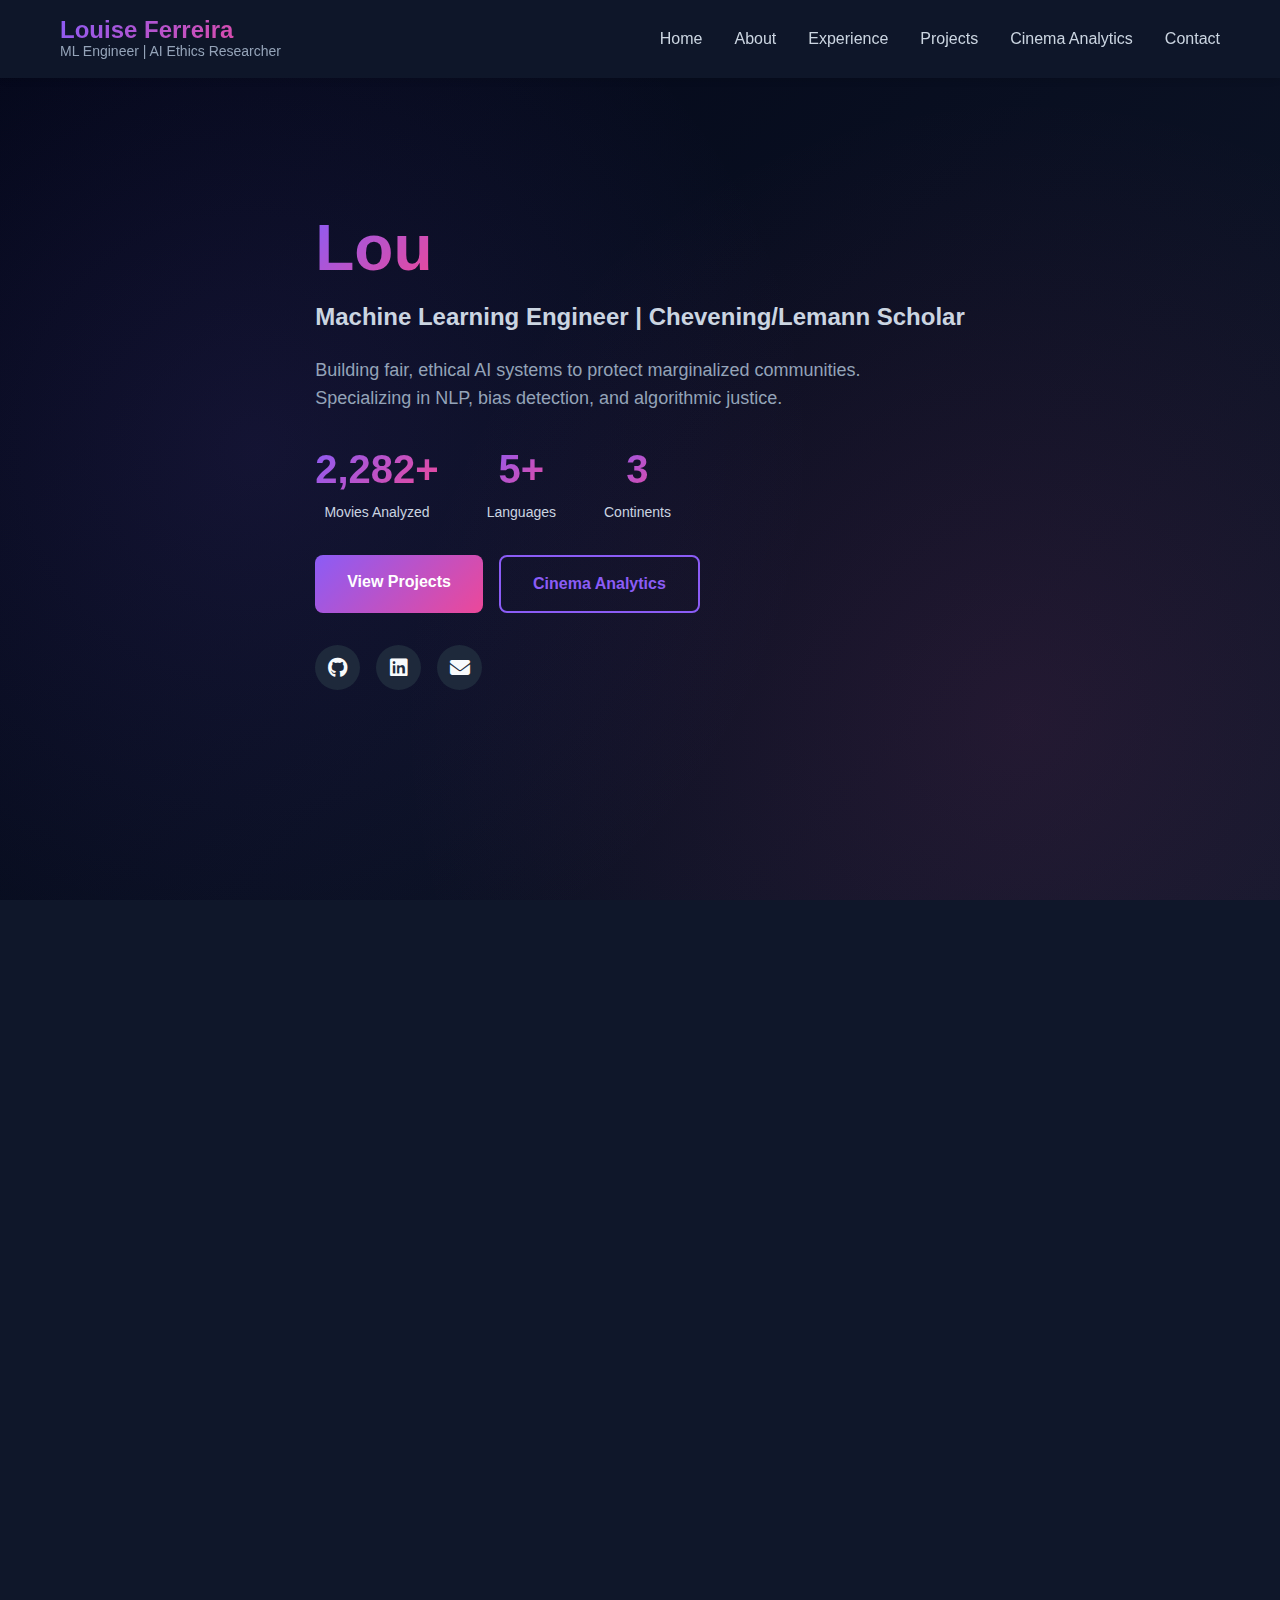
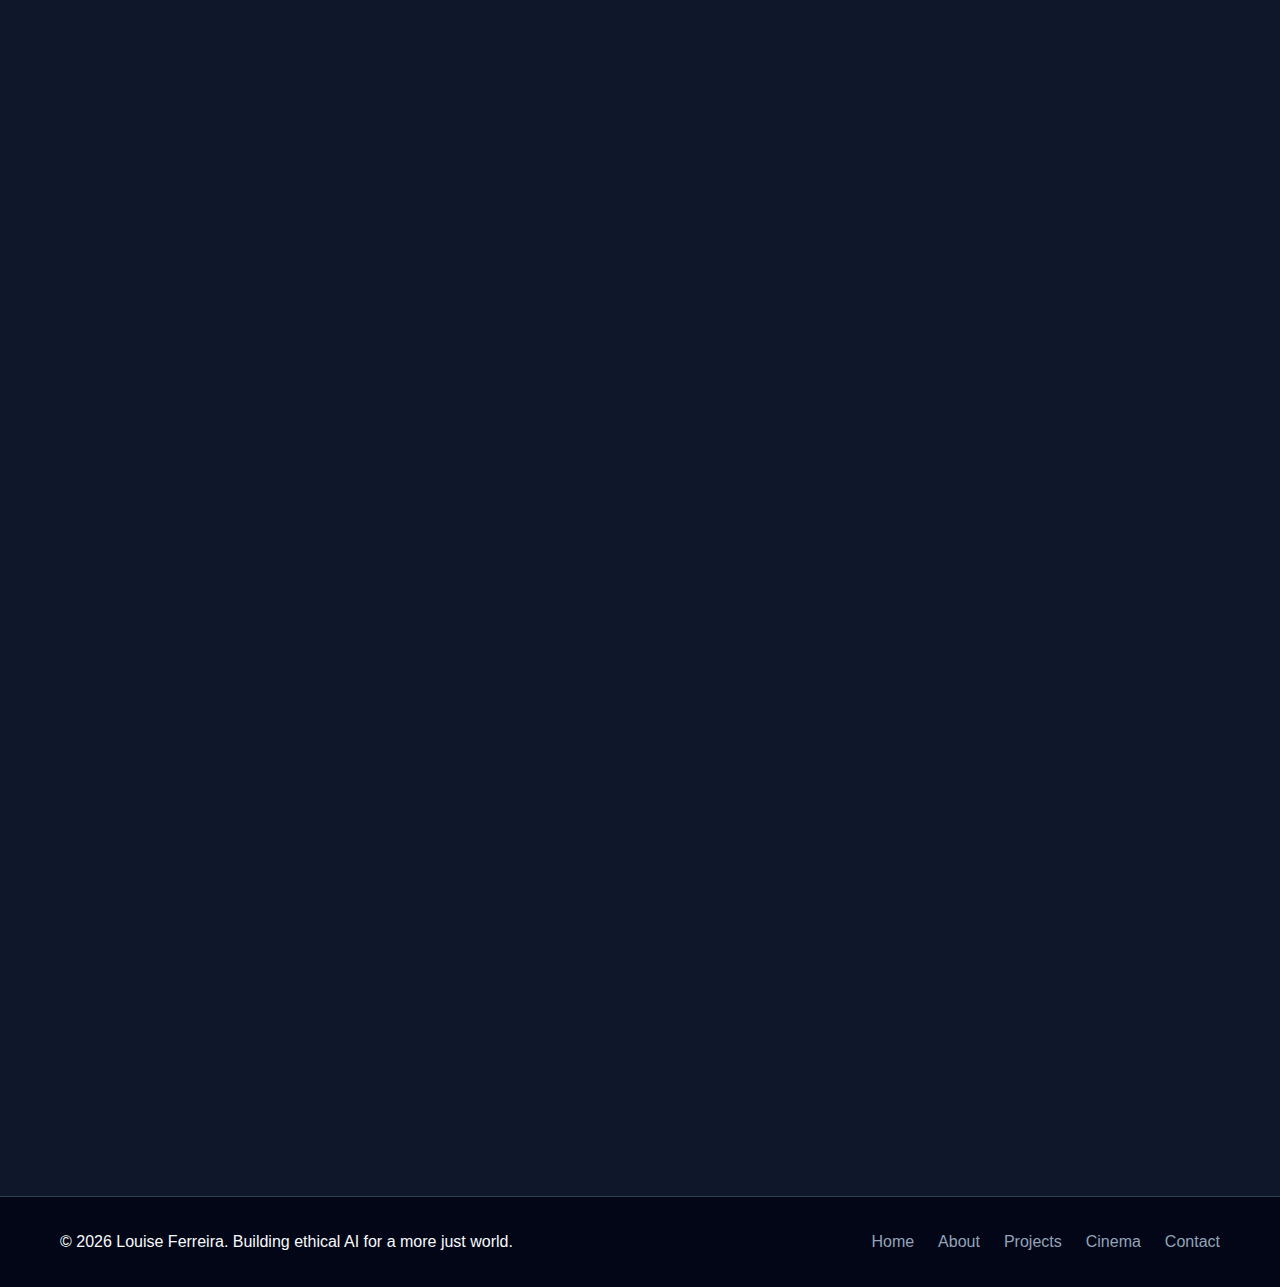
<file: index.html>
<!DOCTYPE html>
<html lang="en">
<head>
    <meta charset="UTF-8">
    <meta name="viewport" content="width=device-width, initial-scale=1.0">
    <meta name="description" content="Louise Ferreira - Machine Learning Engineer, AI Ethics Researcher, and Cinema Analyst">
    <meta name="keywords" content="Machine Learning, AI Ethics, Data Science, Cybersecurity, Cinema Analysis">
    <meta name="author" content="Louise Ferreira">
    <title>Louise Ferreira | ML Engineer & AI Researcher</title>
    <link rel="stylesheet" href="css/style.css">
    <link rel="stylesheet" href="https://cdnjs.cloudflare.com/ajax/libs/font-awesome/6.4.0/css/all.min.css">
</head>
<body>
    <!-- Navigation -->
    <nav class="navbar">
        <div class="container">
            <div class="nav-wrapper">
                <div class="logo">
                    <h2>Louise Ferreira</h2>
                    <p class="tagline">ML Engineer | AI Ethics Researcher</p>
                </div>
                <ul class="nav-menu" id="nav-menu">
                    <li><a href="#home" class="nav-link">Home</a></li>
                    <li><a href="#about" class="nav-link">About</a></li>
                    <li><a href="#experience" class="nav-link">Experience</a></li>
                    <li><a href="#projects" class="nav-link">Projects</a></li>
                    <li><a href="#cinema" class="nav-link">Cinema Analytics</a></li>
                    <li><a href="#contact" class="nav-link">Contact</a></li>
                </ul>
                <div class="hamburger" id="hamburger">
                    <span></span>
                    <span></span>
                    <span></span>
                </div>
            </div>
        </div>
    </nav>

    <!-- Hero Section -->
    <section id="home" class="hero">
        <div class="container">
            <div class="hero-content">
                <div class="hero-text">
                    <h1 class="hero-title">
                        <span class="highlight">Louise Ferreira</span>
                    </h1>
                    <h2 class="hero-subtitle">Machine Learning Engineer | Chevening/Lemann Scholar</h2>
                    <p class="hero-description">
                        Building fair, ethical AI systems to protect marginalized communities. 
                        Specializing in NLP, bias detection, and algorithmic justice.
                    </p>
                    <div class="hero-stats">
                        <div class="stat">
                            <h3>2,282+</h3>
                            <p>Movies Analyzed</p>
                        </div>
                        <div class="stat">
                            <h3>5+</h3>
                            <p>Languages</p>
                        </div>
                        <div class="stat">
                            <h3>3</h3>
                            <p>Continents</p>
                        </div>
                    </div>
                    <div class="hero-buttons">
                        <a href="#projects" class="btn btn-primary">View Projects</a>
                        <a href="#cinema" class="btn btn-secondary">Cinema Analytics</a>
                    </div>
                    <div class="social-links">
                        <a href="https://github.com/louiseluli" target="_blank" aria-label="GitHub">
                            <i class="fab fa-github"></i>
                        </a>
                        <a href="https://www.linkedin.com/in/louisesfer" target="_blank" aria-label="LinkedIn">
                            <i class="fab fa-linkedin"></i>
                        </a>
                        <a href="mailto:louisesfer@gmail.com" aria-label="Email">
                            <i class="fas fa-envelope"></i>
                        </a>
                    </div>
                </div>
            </div>
        </div>
    </section>

    <!-- About Section -->
    <section id="about" class="about">
        <div class="container">
            <h2 class="section-title">About Me</h2>
            <div class="about-content">
                <div class="about-text">
                    <p class="lead">
                        I am a multifaceted, deeply reflective, and intellectually audacious Black Brazilian woman 
                        whose work pulses with resistance, tenderness, and transformation.
                    </p>
                    <p>
                        Originally from Mesquita in the Baixada Fluminense region of Rio de Janeiro, my story is 
                        one of relentless transcendence. I bridge the margins and center of global conversations 
                        on power, technology, race, and desire.
                    </p>
                    <p>
                        My academic trajectory—from International Relations to Cultural Studies and now Artificial 
                        Intelligence—is revolutionary. At every stage, I reclaim the right to question: 
                        <em>Who defines intelligence? Who is protected in cyberspace? Who gets to feel safe, 
                        loved, desired, or heard in the digital age?</em>
                    </p>
                    <div class="identity-tags">
                        <span class="tag">Black Woman</span>
                        <span class="tag">Queer</span>
                        <span class="tag">Global South</span>
                        <span class="tag">AI Ethics</span>
                        <span class="tag">Intersectionality</span>
                    </div>
                </div>
                <div class="about-highlights">
                    <div class="highlight-card">
                        <i class="fas fa-brain"></i>
                        <h3>AI & Machine Learning</h3>
                        <p>Specializing in fairness-aware NLP, bias detection, and transformer architectures</p>
                    </div>
                    <div class="highlight-card">
                        <i class="fas fa-shield-alt"></i>
                        <h3>Cybersecurity</h3>
                        <p>2+ years protecting Fortune 500 clients with data governance and DLP solutions</p>
                    </div>
                    <div class="highlight-card">
                        <i class="fas fa-film"></i>
                        <h3>Cinema Analytics</h3>
                        <p>Analyzed 2,282+ films combining cultural criticism with data science</p>
                    </div>
                    <div class="highlight-card">
                        <i class="fas fa-scales-balanced"></i>
                        <h3>Algorithmic Justice</h3>
                        <p>Fighting bias in AI systems to protect marginalized communities</p>
                    </div>
                </div>
            </div>
        </div>
    </section>

    <!-- Experience Section -->
    <section id="experience" class="experience">
        <div class="container">
            <h2 class="section-title">Experience</h2>
            <div class="timeline">
                <!-- CloudWalk -->
                <div class="timeline-item">
                    <div class="timeline-marker"></div>
                    <div class="timeline-content">
                        <span class="timeline-date">August 2025 - Present</span>
                        <h3>Machine Learning Engineer</h3>
                        <h4>CloudWalk | Remote</h4>
                        <ul>
                            <li>Leading design and delivery of AI-enabled MVPs, from topic taggers to intent detection systems</li>
                            <li>Collaborating with business stakeholders on production-ready ML solutions</li>
                            <li>Implementing transformer-based models for NLP applications</li>
                        </ul>
                        <div class="tech-stack">
                            <span>Python</span>
                            <span>PyTorch</span>
                            <span>HuggingFace</span>
                            <span>Azure</span>
                        </div>
                    </div>
                </div>

                <!-- IDB -->
                <div class="timeline-item">
                    <div class="timeline-marker"></div>
                    <div class="timeline-content">
                        <span class="timeline-date">June 2025 - August 2025</span>
                        <h3>Intern - Data Consolidation & Process Optimization</h3>
                        <h4>Inter-American Development Bank (IDB) | Washington D.C.</h4>
                        <ul>
                            <li>Integrated Python AI pipeline with C# microservices backend</li>
                            <li>Developed hybrid chatbot for internal knowledge management</li>
                            <li>Architected RAG pipeline with HuggingFace and Azure OpenAI</li>
                        </ul>
                        <div class="tech-stack">
                            <span>Python</span>
                            <span>C#</span>
                            <span>RAG</span>
                            <span>Flask</span>
                        </div>
                    </div>
                </div>

                <!-- EY -->
                <div class="timeline-item">
                    <div class="timeline-marker"></div>
                    <div class="timeline-content">
                        <span class="timeline-date">January 2022 - September 2024</span>
                        <h3>Cyber Security Consultant (Data Protection)</h3>
                        <h4>Ernst & Young (EY) | Remote</h4>
                        <ul>
                            <li>Automated data protection policy monitoring using Microsoft Purview</li>
                            <li>Investigated anomalous data behaviors to prevent leaks and unauthorized access</li>
                            <li>Achieved SPOT Award for excellence in data governance</li>
                        </ul>
                        <div class="tech-stack">
                            <span>Microsoft Purview</span>
                            <span>Symantec DLP</span>
                            <span>BigID</span>
                            <span>Collibra</span>
                        </div>
                    </div>
                </div>

                <!-- HSBC -->
                <div class="timeline-item">
                    <div class="timeline-marker"></div>
                    <div class="timeline-content">
                        <span class="timeline-date">November 2020 - December 2021</span>
                        <h3>Analyst - Monitoring and Surveillance</h3>
                        <h4>HSBC | Kraków, Poland</h4>
                        <ul>
                            <li>Conducted daily risk assessments of internal data communications</li>
                            <li>Identified anomalies in sensitive communications to reduce regulatory breaches</li>
                            <li>Led diversity talks for 40+ employees</li>
                        </ul>
                        <div class="tech-stack">
                            <span>CSURV</span>
                            <span>Magna Voice</span>
                            <span>GDPR</span>
                        </div>
                    </div>
                </div>
            </div>
        </div>
    </section>

    <!-- Projects Section -->
    <section id="projects" class="projects">
        <div class="container">
            <h2 class="section-title">Featured Projects</h2>
            <div class="projects-grid">
                <!-- Project 1 -->
                <div class="project-card">
                    <div class="project-header">
                        <i class="fas fa-balance-scale-right"></i>
                        <h3>Fairness & Governance Framework</h3>
                    </div>
                    <p class="project-description">
                        Developed reusable bias detection and mitigation framework using Fairlearn & AIF360. 
                        Prototyped system for quantifying risks in classification models - a key component of ethical AI governance.
                    </p>
                    <div class="project-tech">
                        <span>Python</span>
                        <span>Fairlearn</span>
                        <span>AIF360</span>
                        <span>SHAP</span>
                    </div>
                    <div class="project-links">
                        <a href="#" class="project-link">
                            <i class="fas fa-external-link-alt"></i> Learn More
                        </a>
                    </div>
                </div>

                <!-- Project 2 -->
                <div class="project-card">
                    <div class="project-header">
                        <i class="fas fa-film"></i>
                        <h3>Cinema Analysis Data Product</h3>
                    </div>
                    <p class="project-description">
                        Built full data product from ingestion to UI, featuring 800+ line Streamlit application 
                        powered by custom Python ETL pipeline and normalized SQLite database. Analyzed 140k+ titles.
                    </p>
                    <div class="project-tech">
                        <span>Python</span>
                        <span>Streamlit</span>
                        <span>SQLite</span>
                        <span>ETL</span>
                    </div>
                    <div class="project-links">
                        <a href="pages/cinema.html" class="project-link">
                            <i class="fas fa-external-link-alt"></i> View Dashboard
                        </a>
                    </div>
                </div>

                <!-- Project 3 -->
                <div class="project-card">
                    <div class="project-header">
                        <i class="fas fa-robot"></i>
                        <h3>Internal RAG Assistant</h3>
                    </div>
                    <p class="project-description">
                        Led design and implementation of production-level chatbots for document retrieval. 
                        Architected Python/Flask and C#/.NET backends with RAG pipeline using HuggingFace and Azure OpenAI.
                    </p>
                    <div class="project-tech">
                        <span>Python</span>
                        <span>Flask</span>
                        <span>RAG</span>
                        <span>Azure OpenAI</span>
                    </div>
                    <div class="project-links">
                        <a href="#" class="project-link">
                            <i class="fas fa-external-link-alt"></i> Documentation
                        </a>
                    </div>
                </div>

                <!-- Project 4 -->
                <div class="project-card">
                    <div class="project-header">
                        <i class="fas fa-search"></i>
                        <h3>Information Retrieval System</h3>
                    </div>
                    <p class="project-description">
                        Built gold-standard evaluation framework with 20 complex queries. 
                        Developed automated precision/recall calculation system for search algorithm improvement.
                    </p>
                    <div class="project-tech">
                        <span>Python</span>
                        <span>Information Retrieval</span>
                        <span>Evaluation Metrics</span>
                    </div>
                    <div class="project-links">
                        <a href="#" class="project-link">
                            <i class="fas fa-external-link-alt"></i> GitHub
                        </a>
                    </div>
                </div>
            </div>
        </div>
    </section>

    <!-- Cinema Analytics Section -->
    <section id="cinema" class="cinema">
        <div class="container">
            <h2 class="section-title">Cinema Analytics</h2>
            <div class="cinema-intro">
                <p class="lead">
                    Exploring the intersection of cultural criticism and data science through 2,282+ watched films
                </p>
            </div>
            
            <div class="cinema-stats-grid">
                <div class="stat-card">
                    <i class="fas fa-film"></i>
                    <h3 id="total-movies">2,282</h3>
                    <p>Total Movies Watched</p>
                </div>
                <div class="stat-card">
                    <i class="fas fa-star"></i>
                    <h3 id="avg-rating">8.2</h3>
                    <p>Average Rating</p>
                </div>
                <div class="stat-card">
                    <i class="fas fa-clock"></i>
                    <h3 id="total-runtime">4,872</h3>
                    <p>Hours Watched</p>
                </div>
                <div class="stat-card">
                    <i class="fas fa-globe"></i>
                    <h3 id="countries">95+</h3>
                    <p>Countries</p>
                </div>
            </div>

            <div class="cinema-features">
                <div class="feature-card">
                    <i class="fas fa-chart-line"></i>
                    <h3>Interactive Dashboards</h3>
                    <p>Explore trends, patterns, and insights from decades of cinema</p>
                    <a href="pages/cinema.html" class="feature-link">View Dashboard →</a>
                </div>
                <div class="feature-card">
                    <i class="fas fa-database"></i>
                    <h3>Enriched Dataset</h3>
                    <p>IMDB + TMDB + OMDB + Wikidata + DoestheDogDie integration</p>
                    <a href="pages/data.html" class="feature-link">Explore Data →</a>
                </div>
                <div class="feature-card">
                    <i class="fas fa-brain"></i>
                    <h3>ML Insights</h3>
                    <p>Recommendation systems, clustering, and predictive analytics</p>
                    <a href="pages/analysis.html" class="feature-link">View Analysis →</a>
                </div>
            </div>
        </div>
    </section>

    <!-- Contact Section -->
    <section id="contact" class="contact">
        <div class="container">
            <h2 class="section-title">Let's Connect</h2>
            <div class="contact-content">
                <div class="contact-info">
                    <p class="lead">
                        Interested in collaboration on AI ethics, fairness research, or data science projects? 
                        Let's discuss how we can work together.
                    </p>
                    <div class="contact-methods">
                        <div class="contact-method">
                            <i class="fas fa-envelope"></i>
                            <div>
                                <h4>Email</h4>
                                <a href="mailto:louisesfer@gmail.com">louisesfer@gmail.com</a>
                            </div>
                        </div>
                        <div class="contact-method">
                            <i class="fab fa-linkedin"></i>
                            <div>
                                <h4>LinkedIn</h4>
                                <a href="https://www.linkedin.com/in/louisesfer" target="_blank">linkedin.com/in/louisesfer</a>
                            </div>
                        </div>
                        <div class="contact-method">
                            <i class="fab fa-github"></i>
                            <div>
                                <h4>GitHub</h4>
                                <a href="https://github.com/louiseluli" target="_blank">github.com/louiseluli</a>
                            </div>
                        </div>
                    </div>
                </div>
            </div>
        </div>
    </section>

    <!-- Footer -->
    <footer class="footer">
        <div class="container">
            <div class="footer-content">
                <p>&copy; 2025 Louise Ferreira. Building ethical AI for a more just world.</p>
                <div class="footer-links">
                    <a href="#home">Home</a>
                    <a href="#about">About</a>
                    <a href="#projects">Projects</a>
                    <a href="#cinema">Cinema</a>
                    <a href="#contact">Contact</a>
                </div>
            </div>
        </div>
    </footer>

    <script src="js/main.js"></script>
</body>
</html>
</file>
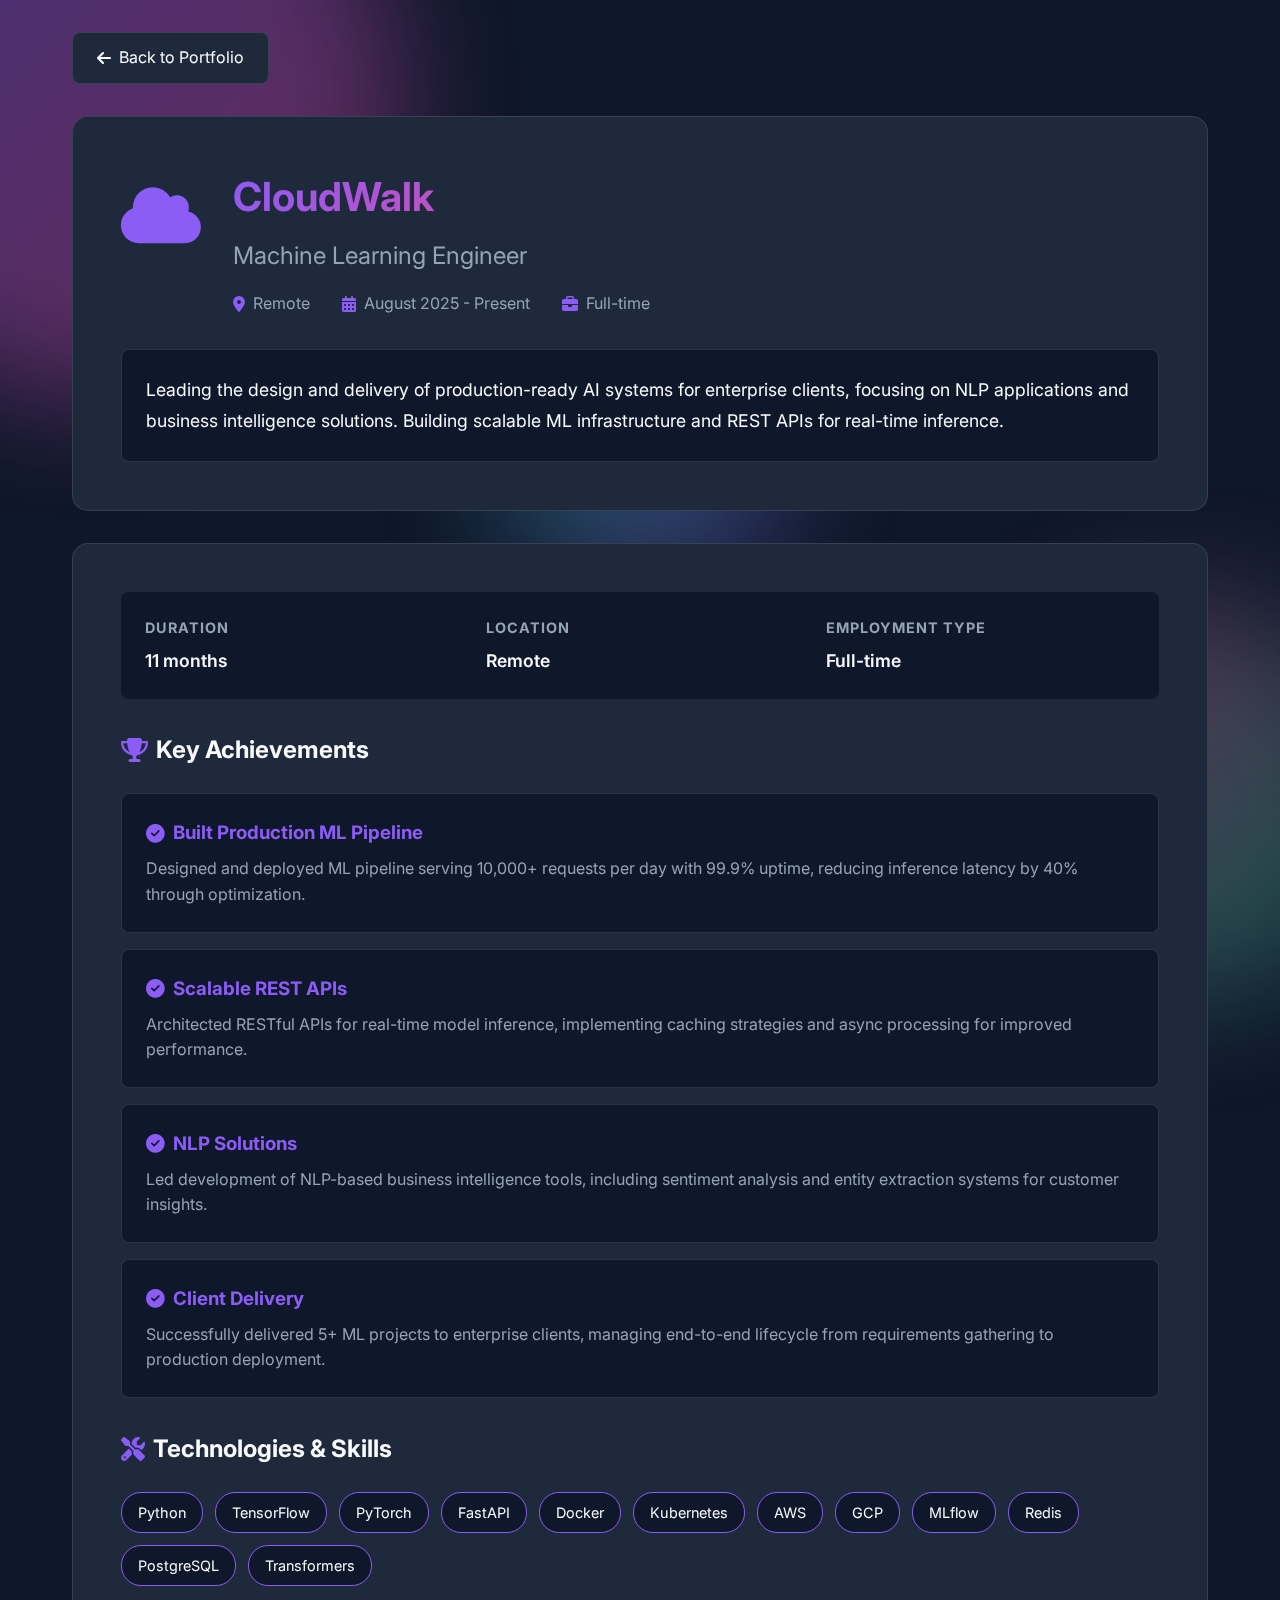
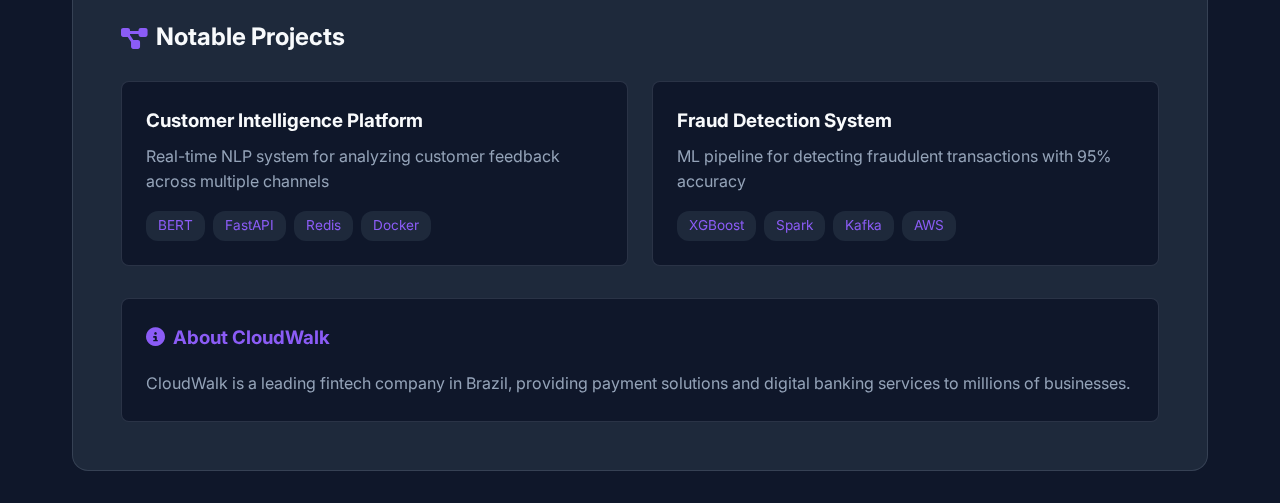
<file: pages/experience-detail.html>
<!DOCTYPE html>
<html lang="en">
  <head>
    <meta charset="UTF-8" />
    <meta name="viewport" content="width=device-width, initial-scale=1.0" />
    <title>Experience Details | Louise Ferreira</title>
    <link
      rel="stylesheet"
      href="https://cdnjs.cloudflare.com/ajax/libs/font-awesome/6.4.0/css/all.min.css"
    />
    <link rel="preconnect" href="https://fonts.googleapis.com" />
    <link rel="preconnect" href="https://fonts.gstatic.com" crossorigin />
    <link
      href="https://fonts.googleapis.com/css2?family=Inter:wght@300;400;500;600;700;800&family=JetBrains+Mono:wght@400;500;600&display=swap"
      rel="stylesheet"
    />
    <style>
      :root {
        --primary-color: #8b5cf6;
        --secondary-color: #ec4899;
        --accent-color: #10b981;
        --dark-bg: #0f172a;
        --light-bg: #1e293b;
        --text-primary: #f8fafc;
        --text-muted: #94a3b8;
        --border-color: rgba(148, 163, 184, 0.2);
      }

      * {
        margin: 0;
        padding: 0;
        box-sizing: border-box;
      }

      body {
        font-family: "Inter", -apple-system, BlinkMacSystemFont, "Segoe UI",
          sans-serif;
        background: var(--dark-bg);
        color: var(--text-primary);
        line-height: 1.6;
        min-height: 100vh;
        position: relative;
      }

      .animated-background {
        position: fixed;
        inset: 0;
        z-index: -1;
      }

      .gradient-orb {
        position: absolute;
        border-radius: 50%;
        filter: blur(60px);
        opacity: 0.4;
        animation: float 20s infinite ease-in-out;
      }

      .orb-1 {
        width: 600px;
        height: 600px;
        background: linear-gradient(
          135deg,
          var(--primary-color),
          var(--secondary-color)
        );
        top: -200px;
        left: -200px;
      }

      .orb-2 {
        width: 400px;
        height: 400px;
        background: linear-gradient(
          135deg,
          var(--secondary-color),
          var(--accent-color)
        );
        bottom: -100px;
        right: -100px;
        animation-delay: -5s;
      }

      .orb-3 {
        width: 300px;
        height: 300px;
        background: linear-gradient(
          135deg,
          var(--accent-color),
          var(--primary-color)
        );
        top: 50%;
        left: 50%;
        transform: translate(-50%, -50%);
        animation-delay: -10s;
      }

      @keyframes float {
        0%,
        100% {
          transform: translate(0, 0) scale(1);
        }
        33% {
          transform: translate(30px, -50px) scale(1.1);
        }
        66% {
          transform: translate(-20px, 30px) scale(0.9);
        }
      }

      .detail-page {
        max-width: 1200px;
        margin: 0 auto;
        padding: 2rem;
        position: relative;
        z-index: 1;
      }

      .back-button {
        display: inline-flex;
        align-items: center;
        gap: 0.5rem;
        background: var(--light-bg);
        color: var(--text-primary);
        padding: 0.75rem 1.5rem;
        border-radius: 8px;
        text-decoration: none;
        margin-bottom: 2rem;
        transition: all 0.3s;
        border: 1px solid var(--border-color);
      }

      .back-button:hover {
        background: var(--primary-color);
        border-color: var(--primary-color);
        transform: translateX(-5px);
      }

      .detail-header {
        background: var(--light-bg);
        padding: 3rem;
        border-radius: 16px;
        margin-bottom: 2rem;
        border: 1px solid var(--border-color);
      }

      .company-info {
        display: flex;
        align-items: start;
        gap: 2rem;
        margin-bottom: 2rem;
      }

      .company-logo {
        font-size: 4rem;
        color: var(--primary-color);
      }

      .company-details h1 {
        font-size: 2.5rem;
        margin-bottom: 0.5rem;
        background: linear-gradient(
          135deg,
          var(--primary-color),
          var(--secondary-color)
        );
        -webkit-background-clip: text;
        -webkit-text-fill-color: transparent;
      }

      .company-details h2 {
        font-size: 1.5rem;
        color: var(--text-muted);
        font-weight: 400;
        margin-bottom: 1rem;
      }

      .job-meta {
        display: flex;
        gap: 2rem;
        flex-wrap: wrap;
        margin-top: 1rem;
      }

      .meta-item {
        display: flex;
        align-items: center;
        gap: 0.5rem;
        color: var(--text-muted);
      }

      .meta-item i {
        color: var(--primary-color);
      }

      .job-description {
        color: var(--text-primary);
        font-size: 1.1rem;
        line-height: 1.8;
        margin-top: 1.5rem;
        padding: 1.5rem;
        background: var(--dark-bg);
        border-radius: 8px;
        border: 1px solid var(--border-color);
      }

      .detail-content {
        background: var(--light-bg);
        padding: 3rem;
        border-radius: 16px;
        border: 1px solid var(--border-color);
      }

      .section-title {
        font-size: 1.5rem;
        margin-bottom: 1.5rem;
        color: var(--text-primary);
        display: flex;
        align-items: center;
        gap: 0.5rem;
      }

      .section-title i {
        color: var(--primary-color);
      }

      .achievements-grid {
        display: grid;
        gap: 1rem;
        margin-bottom: 2rem;
      }

      .achievement-item {
        background: var(--dark-bg);
        padding: 1.5rem;
        border-radius: 8px;
        border: 1px solid var(--border-color);
        transition: all 0.3s;
      }

      .achievement-item:hover {
        border-color: var(--primary-color);
        transform: translateX(5px);
      }

      .achievement-item h3 {
        color: var(--primary-color);
        margin-bottom: 0.5rem;
        display: flex;
        align-items: center;
        gap: 0.5rem;
      }

      .achievement-item p {
        color: var(--text-muted);
        line-height: 1.6;
      }

      .tech-stack-section {
        margin-top: 2rem;
      }

      .tech-tags {
        display: flex;
        flex-wrap: wrap;
        gap: 0.75rem;
        margin-top: 1rem;
      }

      .tech-tag {
        background: var(--dark-bg);
        color: var(--text-primary);
        padding: 0.5rem 1rem;
        border-radius: 20px;
        font-size: 0.9rem;
        border: 1px solid var(--primary-color);
        transition: all 0.3s;
      }

      .tech-tag:hover {
        background: var(--primary-color);
        transform: scale(1.05);
      }

      .projects-section {
        margin-top: 2rem;
      }

      .project-cards {
        display: grid;
        grid-template-columns: repeat(auto-fit, minmax(350px, 1fr));
        gap: 1.5rem;
        margin-top: 1rem;
      }

      .project-card {
        background: var(--dark-bg);
        padding: 1.5rem;
        border-radius: 8px;
        border: 1px solid var(--border-color);
        transition: all 0.3s;
      }

      .project-card:hover {
        border-color: var(--primary-color);
        transform: translateY(-5px);
      }

      .project-card h3 {
        color: var(--text-primary);
        margin-bottom: 0.5rem;
      }

      .project-card p {
        color: var(--text-muted);
        line-height: 1.6;
        margin-bottom: 1rem;
      }

      .project-tech {
        display: flex;
        flex-wrap: wrap;
        gap: 0.5rem;
      }

      .project-tech span {
        background: var(--light-bg);
        color: var(--primary-color);
        padding: 0.25rem 0.75rem;
        border-radius: 12px;
        font-size: 0.85rem;
      }

      .job-meta-detail {
        display: flex;
        gap: 2rem;
        flex-wrap: wrap;
        padding: 1.5rem;
        background: var(--dark-bg);
        border-radius: 8px;
        margin-bottom: 2rem;
      }

      .meta-detail-item {
        flex: 1;
        min-width: 200px;
      }

      .meta-detail-item h4 {
        color: var(--text-muted);
        font-size: 0.9rem;
        margin-bottom: 0.5rem;
        text-transform: uppercase;
        letter-spacing: 1px;
      }

      .meta-detail-item p {
        color: var(--text-primary);
        font-size: 1.1rem;
        font-weight: 600;
      }

      .context-section {
        margin-top: 2rem;
        padding: 1.5rem;
        background: var(--dark-bg);
        border-radius: 8px;
        border: 1px solid var(--border-color);
      }

      .context-section h3 {
        color: var(--primary-color);
        margin-bottom: 1rem;
        display: flex;
        align-items: center;
        gap: 0.5rem;
      }

      .context-section p {
        color: var(--text-muted);
        line-height: 1.8;
      }

      @media (max-width: 768px) {
        .company-info {
          flex-direction: column;
          align-items: start;
        }

        .company-details h1 {
          font-size: 1.8rem;
        }

        .company-details h2 {
          font-size: 1.2rem;
        }

        .detail-content {
          padding: 2rem 1.5rem;
        }

        .job-meta-detail {
          flex-direction: column;
          gap: 1rem;
        }
      }
    </style>
  </head>
  <body>
    <div class="animated-background">
      <div class="gradient-orb orb-1"></div>
      <div class="gradient-orb orb-2"></div>
      <div class="gradient-orb orb-3"></div>
    </div>

    <div class="detail-page">
      <div class="container">
        <a href="index.html#experience" class="back-button">
          <i class="fas fa-arrow-left"></i> Back to Portfolio
        </a>

        <div class="detail-header">
          <div id="experience-header"></div>
        </div>

        <div id="experience-content"></div>
      </div>
    </div>

    <script>
      // Experience data
      const experiences = {
        cloudwalk: {
          company: "CloudWalk",
          role: "Machine Learning Engineer",
          icon: "fa-cloud",
          location: "Remote",
          period: "August 2025 - Present",
          type: "Full-time",
          description:
            "Leading the design and delivery of production-ready AI systems for enterprise clients, focusing on NLP applications and business intelligence solutions. Building scalable ML infrastructure and REST APIs for real-time inference.",
          achievements: [
            {
              title: "Built Production ML Pipeline",
              description:
                "Designed and deployed ML pipeline serving 10,000+ requests per day with 99.9% uptime, reducing inference latency by 40% through optimization.",
            },
            {
              title: "Scalable REST APIs",
              description:
                "Architected RESTful APIs for real-time model inference, implementing caching strategies and async processing for improved performance.",
            },
            {
              title: "NLP Solutions",
              description:
                "Led development of NLP-based business intelligence tools, including sentiment analysis and entity extraction systems for customer insights.",
            },
            {
              title: "Client Delivery",
              description:
                "Successfully delivered 5+ ML projects to enterprise clients, managing end-to-end lifecycle from requirements gathering to production deployment.",
            },
          ],
          techStack: [
            "Python",
            "TensorFlow",
            "PyTorch",
            "FastAPI",
            "Docker",
            "Kubernetes",
            "AWS",
            "GCP",
            "MLflow",
            "Redis",
            "PostgreSQL",
            "Transformers",
          ],
          projects: [
            {
              name: "Customer Intelligence Platform",
              description:
                "Real-time NLP system for analyzing customer feedback across multiple channels",
              tech: ["BERT", "FastAPI", "Redis", "Docker"],
            },
            {
              name: "Fraud Detection System",
              description:
                "ML pipeline for detecting fraudulent transactions with 95% accuracy",
              tech: ["XGBoost", "Spark", "Kafka", "AWS"],
            },
          ],
          context:
            "CloudWalk is a leading fintech company in Brazil, providing payment solutions and digital banking services to millions of businesses.",
        },
        ey: {
          company: "EY (Ernst & Young)",
          role: "Senior Consultant - Cybersecurity",
          icon: "fa-briefcase",
          location: "São Paulo, Brazil",
          period: "May 2020 - August 2024",
          type: "Full-time",
          description:
            "Led cybersecurity risk assessments and digital transformations for Fortune 500 companies across LATAM. Managed teams of 5+ consultants on enterprise security projects.",
          achievements: [
            {
              title: "SPOT Award Recipient",
              description:
                "Recognized for exceptional performance and client delivery excellence across multiple high-stakes projects.",
            },
            {
              title: "Enterprise Security Projects",
              description:
                "Successfully managed 15+ enterprise security assessments for major corporations, identifying critical vulnerabilities and implementing remediation strategies.",
            },
            {
              title: "LGPD Compliance",
              description:
                "Led 20+ LGPD (Brazilian GDPR) compliance initiatives, ensuring data privacy regulations were met for multinational clients.",
            },
            {
              title: "Team Leadership",
              description:
                "Mentored junior consultants and led cross-functional teams on complex security transformation projects.",
            },
            {
              title: "Automation Tools",
              description:
                "Developed Python-based automation tools that reduced assessment time by 30% and improved report quality.",
            },
          ],
          techStack: [
            "Python",
            "PowerBI",
            "SQL",
            "Azure",
            "AWS",
            "SIEM Tools",
            "Risk Assessment",
            "ISO 27001",
            "NIST",
            "LGPD",
            "GDPR",
          ],
          projects: [
            {
              name: "Banking Security Transformation",
              description:
                "Led comprehensive security assessment for major Brazilian bank with 10M+ customers",
              tech: ["Risk Assessment", "ISO 27001", "Azure"],
            },
            {
              name: "Retail LGPD Compliance",
              description:
                "Implemented data privacy framework for multinational retail chain",
              tech: ["LGPD", "Data Mapping", "Python"],
            },
            {
              name: "Security Automation Suite",
              description:
                "Built Python tools for automated vulnerability scanning and reporting",
              tech: ["Python", "Pandas", "APIs", "Automation"],
            },
          ],
          context:
            "EY is one of the Big Four accounting firms, providing assurance, tax, consulting, and advisory services to companies worldwide.",
        },
        protiviti: {
          company: "Protiviti",
          role: "Consultant - Risk & Compliance",
          icon: "fa-shield-alt",
          location: "São Paulo, Brazil",
          period: "April 2019 - May 2020",
          type: "Full-time",
          description:
            "Executed IT audit projects and cybersecurity assessments for major Brazilian corporations, focusing on risk management and compliance frameworks.",
          achievements: [
            {
              title: "IT Audits & Assessments",
              description:
                "Conducted 30+ IT audits and risk assessments for financial services and healthcare clients.",
            },
            {
              title: "Python Automation",
              description:
                "Developed automation scripts that reduced manual testing time by 40% and improved accuracy.",
            },
            {
              title: "Data Privacy Projects",
              description:
                "Led data privacy compliance initiatives for 5+ enterprise clients, ensuring regulatory adherence.",
            },
            {
              title: "SOC Reports",
              description:
                "Contributed to SOC 1 and SOC 2 reports for cloud service providers and SaaS companies.",
            },
          ],
          techStack: [
            "Python",
            "SQL",
            "Excel",
            "ACL",
            "PowerBI",
            "Risk Assessment",
            "SOX Compliance",
            "IT Audit",
            "Data Analytics",
          ],
          projects: [
            {
              name: "Healthcare IT Audit",
              description:
                "Comprehensive IT infrastructure audit for major hospital network",
              tech: ["IT Audit", "Risk Assessment", "Compliance"],
            },
            {
              name: "Financial Services Compliance",
              description: "SOX compliance assessment for investment firm",
              tech: ["SOX", "Control Testing", "Documentation"],
            },
          ],
          context:
            "Protiviti is a global consulting firm providing solutions in risk, compliance, internal audit, and technology.",
        },
      };

      // Get company from URL parameter
      const urlParams = new URLSearchParams(window.location.search);
      const company = urlParams.get("company") || "cloudwalk";
      const data = experiences[company];

      // Render header
      function renderHeader() {
        const headerHTML = `
          <div class="company-info">
            <div class="company-logo">
              <i class="fas ${data.icon}"></i>
            </div>
            <div class="company-details">
              <h1>${data.company}</h1>
              <h2>${data.role}</h2>
              <div class="job-meta">
                <div class="meta-item">
                  <i class="fas fa-map-marker-alt"></i>
                  <span>${data.location}</span>
                </div>
                <div class="meta-item">
                  <i class="fas fa-calendar-alt"></i>
                  <span>${data.period}</span>
                </div>
                <div class="meta-item">
                  <i class="fas fa-briefcase"></i>
                  <span>${data.type}</span>
                </div>
              </div>
            </div>
          </div>
          <div class="job-description">
            ${data.description}
          </div>
        `;
        document.getElementById("experience-header").innerHTML = headerHTML;
      }

      // Render content
      function renderContent() {
        const contentHTML = `
          <div class="detail-content">
            <div class="job-meta-detail">
              <div class="meta-detail-item">
                <h4>Duration</h4>
                <p>${calculateDuration(data.period)}</p>
              </div>
              <div class="meta-detail-item">
                <h4>Location</h4>
                <p>${data.location}</p>
              </div>
              <div class="meta-detail-item">
                <h4>Employment Type</h4>
                <p>${data.type}</p>
              </div>
            </div>

            <section>
              <h2 class="section-title">
                <i class="fas fa-trophy"></i> Key Achievements
              </h2>
              <div class="achievements-grid">
                ${data.achievements
                  .map(
                    achievement => `
                  <div class="achievement-item">
                    <h3><i class="fas fa-check-circle"></i> ${achievement.title}</h3>
                    <p>${achievement.description}</p>
                  </div>
                `
                  )
                  .join("")}
              </div>
            </section>

            <section class="tech-stack-section">
              <h2 class="section-title">
                <i class="fas fa-tools"></i> Technologies & Skills
              </h2>
              <div class="tech-tags">
                ${data.techStack
                  .map(
                    tech => `
                  <span class="tech-tag">${tech}</span>
                `
                  )
                  .join("")}
              </div>
            </section>

            ${
              data.projects
                ? `
              <section class="projects-section">
                <h2 class="section-title">
                  <i class="fas fa-project-diagram"></i> Notable Projects
                </h2>
                <div class="project-cards">
                  ${data.projects
                    .map(
                      project => `
                    <div class="project-card">
                      <h3>${project.name}</h3>
                      <p>${project.description}</p>
                      <div class="project-tech">
                        ${project.tech.map(t => `<span>${t}</span>`).join("")}
                      </div>
                    </div>
                  `
                    )
                    .join("")}
                </div>
              </section>
            `
                : ""
            }

            <div class="context-section">
              <h3><i class="fas fa-info-circle"></i> About ${data.company}</h3>
              <p>${data.context}</p>
            </div>
          </div>
        `;
        document.getElementById("experience-content").innerHTML = contentHTML;
      }

      // Calculate duration from period string
      function calculateDuration(period) {
        if (period.toLowerCase().includes("present")) {
          const startDate = period.split(" - ")[0];
          const startMonth = startDate.split(" ")[0];
          const startYear = parseInt(startDate.split(" ")[1]);
          const now = new Date();
          const months = [
            "January",
            "February",
            "March",
            "April",
            "May",
            "June",
            "July",
            "August",
            "September",
            "October",
            "November",
            "December",
          ];
          const startMonthIndex = months.indexOf(startMonth);

          if (startMonthIndex !== -1) {
            const start = new Date(startYear, startMonthIndex);
            const diffMs = now - start;
            const diffMonths = Math.floor(diffMs / (1000 * 60 * 60 * 24 * 30));
            const years = Math.floor(diffMonths / 12);
            const months = diffMonths % 12;

            if (years > 0) {
              return `${years} year${years > 1 ? "s" : ""} ${
                months > 0 ? `${months} month${months > 1 ? "s" : ""}` : ""
              }`;
            } else {
              return `${months} month${months > 1 ? "s" : ""}`;
            }
          }
        }

        // For past positions, you could calculate the duration if needed
        return period;
      }

      // Initialize
      renderHeader();
      renderContent();
    </script>
  </body>
</html>
</file>
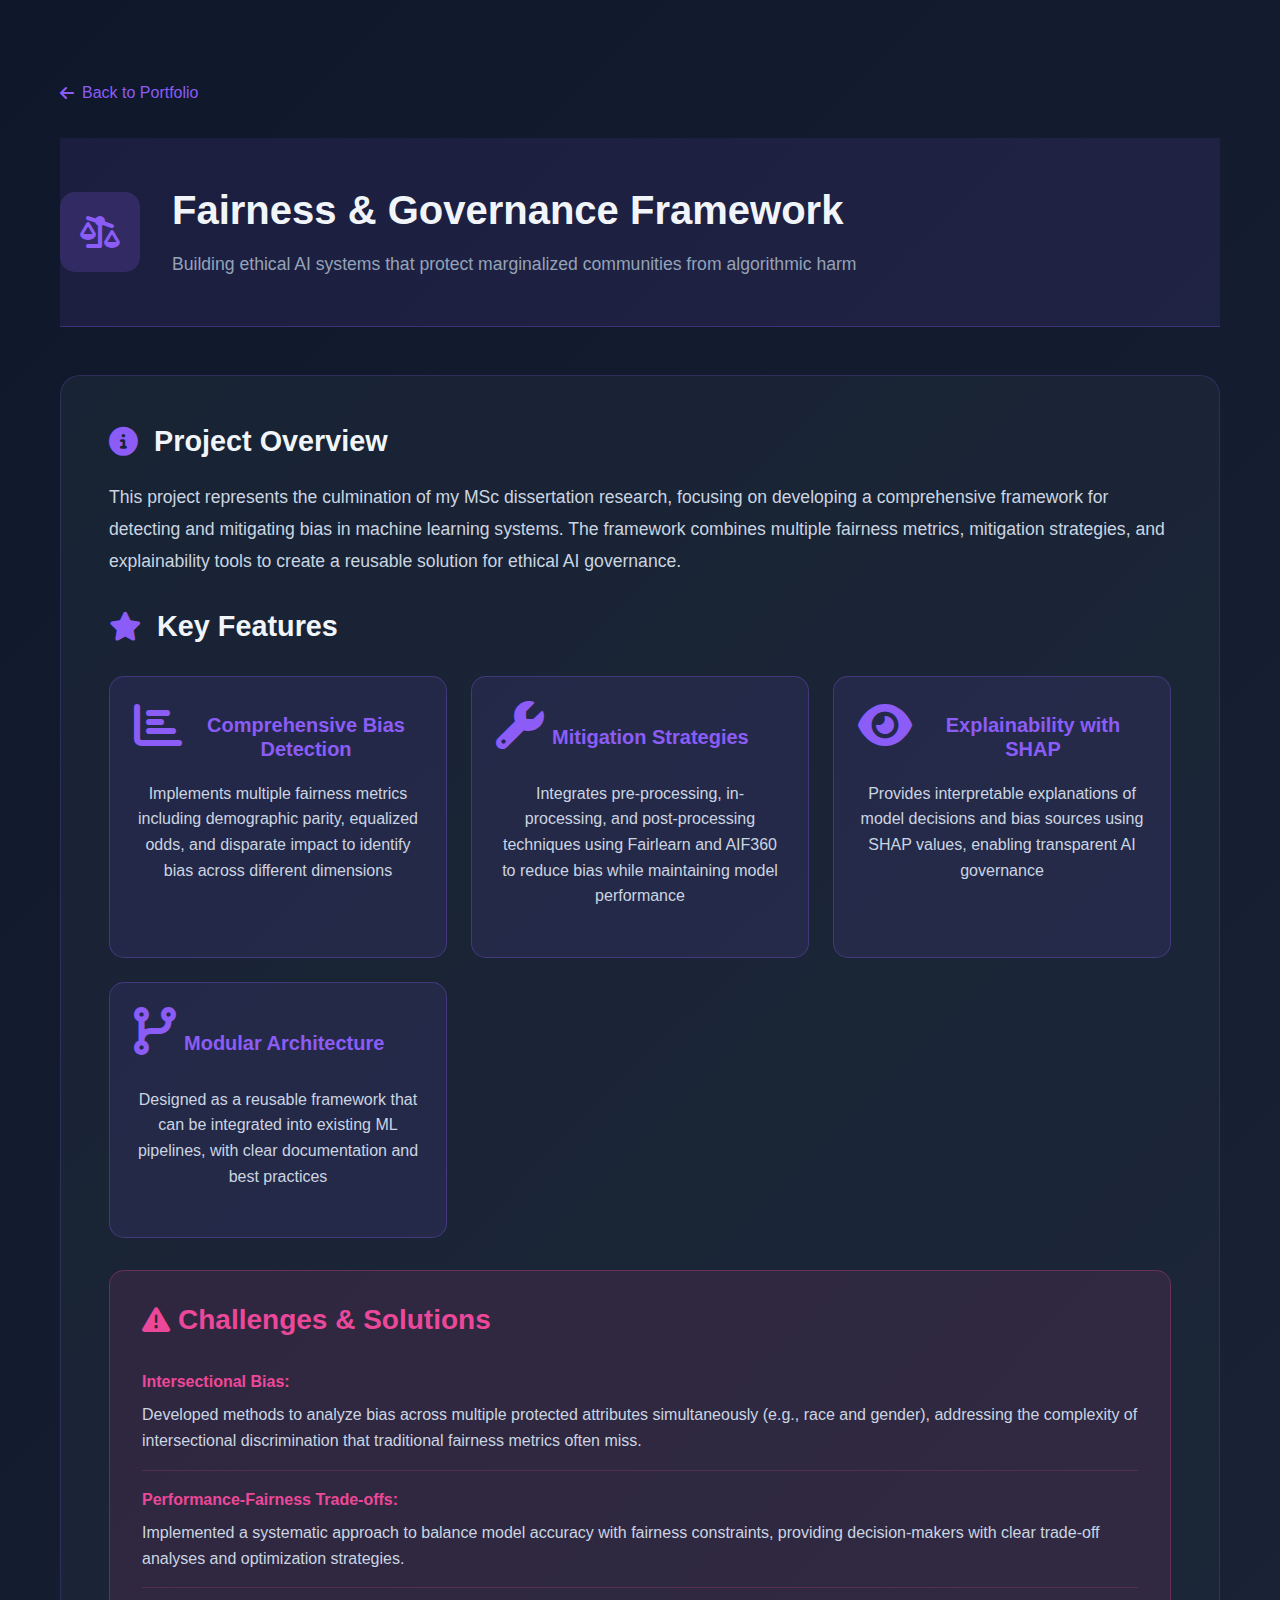
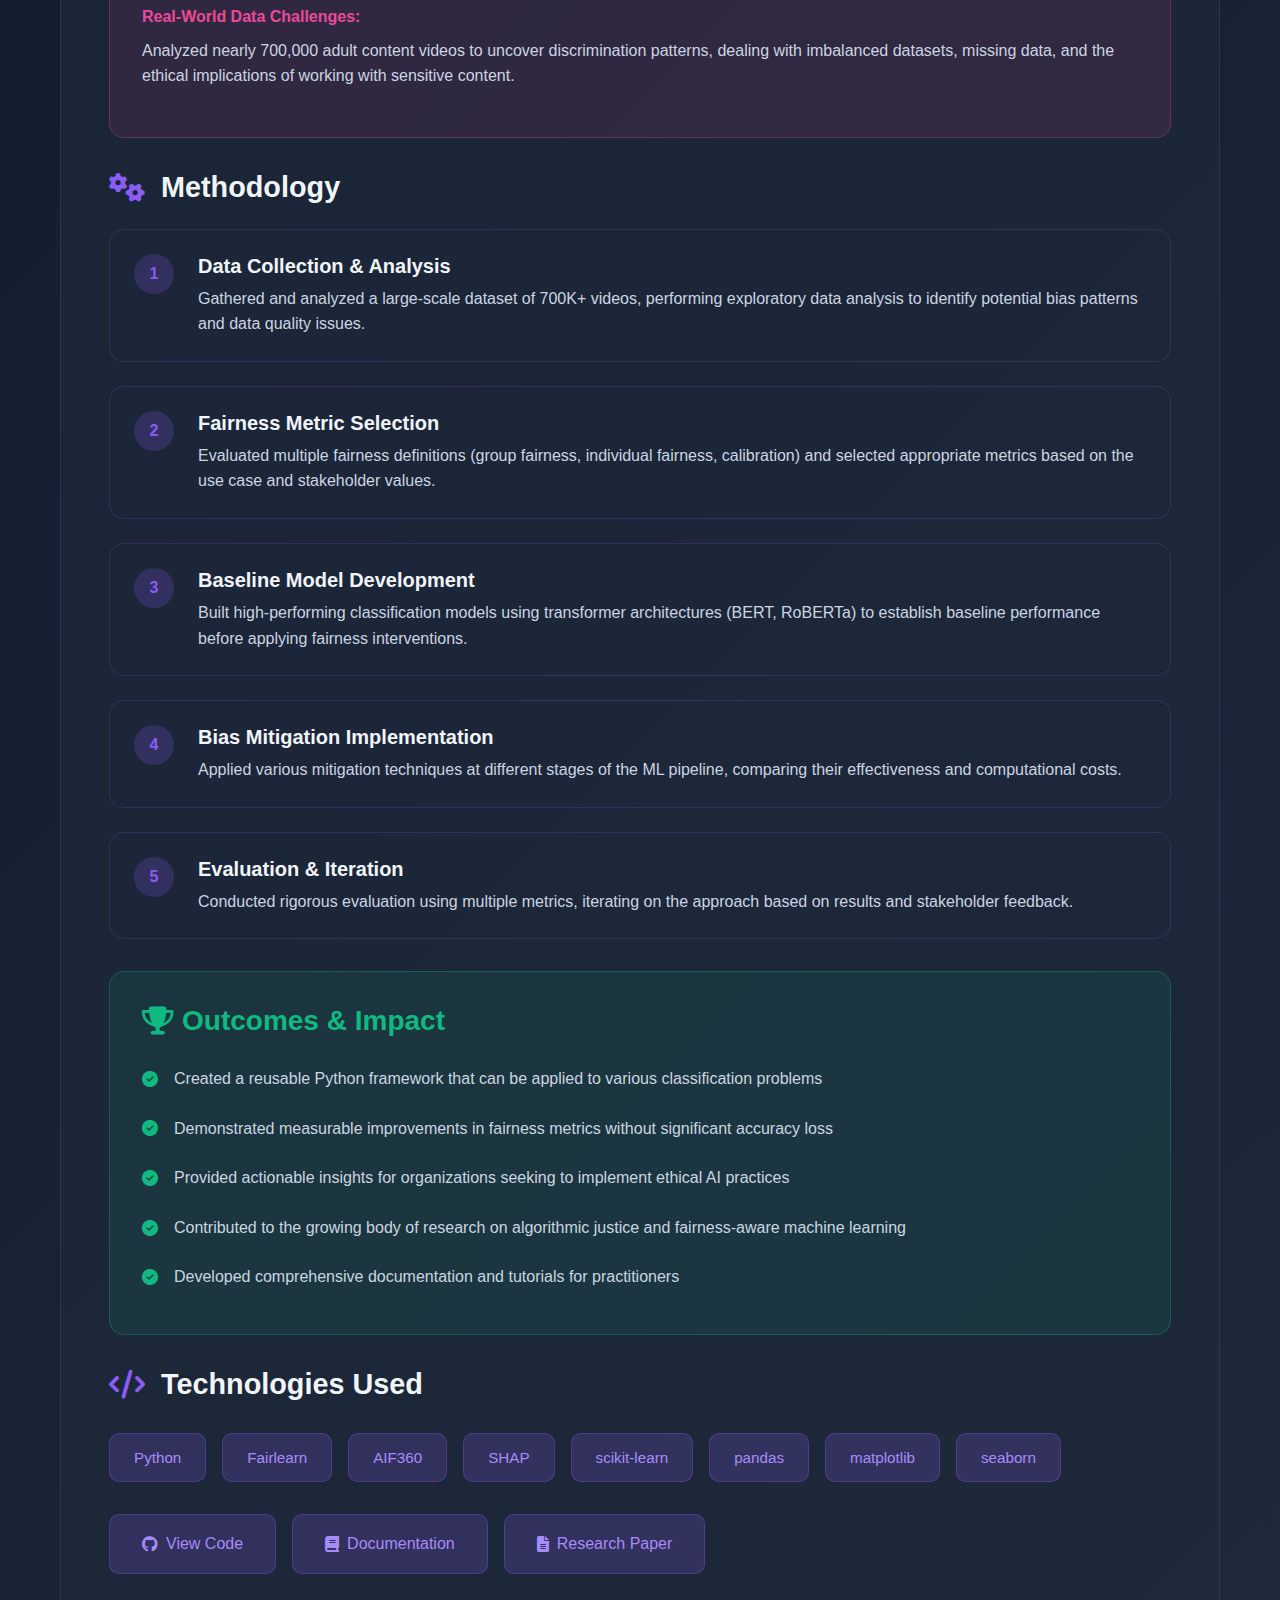
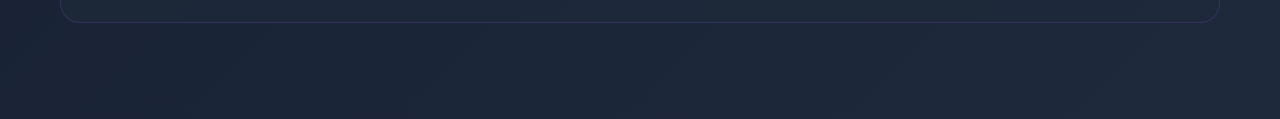
<file: pages/project-detail.html>
<!DOCTYPE html>
<html lang="en">
  <head>
    <meta charset="UTF-8" />
    <meta name="viewport" content="width=device-width, initial-scale=1.0" />
    <title>Project Details | Louise Ferreira</title>
    <link rel="stylesheet" href="../css/style-enhanced.css" />
    <link
      rel="stylesheet"
      href="https://cdnjs.cloudflare.com/ajax/libs/font-awesome/6.4.0/css/all.min.css"
    />
    <link rel="preconnect" href="https://fonts.googleapis.com" />
    <link rel="preconnect" href="https://fonts.gstatic.com" crossorigin />
    <link
      href="https://fonts.googleapis.com/css2?family=Inter:wght@300;400;500;600;700;800&family=JetBrains+Mono:wght@400;500;600&display=swap"
      rel="stylesheet"
    />
    <style>
      .detail-page {
        min-height: 100vh;
        background: linear-gradient(135deg, #0f172a 0%, #1e293b 100%);
        padding-top: 80px;
        padding-bottom: 4rem;
      }

      .detail-header {
        background: rgba(139, 92, 246, 0.1);
        border-bottom: 1px solid rgba(139, 92, 246, 0.3);
        padding: 3rem 0;
        margin-bottom: 3rem;
      }

      .back-button {
        display: inline-flex;
        align-items: center;
        gap: 0.5rem;
        color: #8b5cf6;
        text-decoration: none;
        font-weight: 500;
        margin-bottom: 2rem;
        transition: all 0.3s ease;
      }

      .back-button:hover {
        color: #a78bfa;
        transform: translateX(-5px);
      }

      .project-info {
        display: flex;
        align-items: center;
        gap: 2rem;
      }

      .project-icon-large {
        width: 80px;
        height: 80px;
        background: rgba(139, 92, 246, 0.2);
        border-radius: 15px;
        display: flex;
        align-items: center;
        justify-content: center;
        font-size: 2rem;
        color: #8b5cf6;
      }

      .project-details h1 {
        font-size: 2.5rem;
        color: #f1f5f9;
        margin-bottom: 1rem;
      }

      .project-tagline {
        color: #94a3b8;
        font-size: 1.1rem;
        line-height: 1.6;
      }

      .detail-content {
        background: rgba(30, 41, 59, 0.6);
        border: 1px solid rgba(139, 92, 246, 0.2);
        border-radius: 20px;
        padding: 3rem;
        margin-bottom: 2rem;
      }

      .section-title-detail {
        font-size: 1.8rem;
        color: #f1f5f9;
        margin-bottom: 1.5rem;
        display: flex;
        align-items: center;
        gap: 1rem;
      }

      .section-title-detail i {
        color: #8b5cf6;
      }

      .description-text {
        color: #cbd5e1;
        line-height: 1.8;
        font-size: 1.1rem;
        margin-bottom: 2rem;
      }

      .features-grid {
        display: grid;
        grid-template-columns: repeat(auto-fit, minmax(300px, 1fr));
        gap: 1.5rem;
        margin: 2rem 0;
      }

      .feature-card {
        background: rgba(139, 92, 246, 0.1);
        border: 1px solid rgba(139, 92, 246, 0.3);
        border-radius: 15px;
        padding: 1.5rem;
        transition: all 0.3s ease;
      }

      .feature-card:hover {
        background: rgba(139, 92, 246, 0.15);
        transform: translateY(-5px);
      }

      .feature-card h4 {
        color: #8b5cf6;
        margin-bottom: 0.5rem;
        display: flex;
        align-items: center;
        gap: 0.5rem;
      }

      .feature-card p {
        color: #cbd5e1;
        line-height: 1.6;
      }

      .tech-stack-detail {
        display: flex;
        flex-wrap: wrap;
        gap: 1rem;
        margin-top: 2rem;
      }

      .tech-badge-detail {
        background: rgba(139, 92, 246, 0.2);
        color: #a78bfa;
        padding: 0.7rem 1.5rem;
        border-radius: 10px;
        font-size: 0.95rem;
        font-weight: 500;
        border: 1px solid rgba(139, 92, 246, 0.3);
        transition: all 0.3s ease;
      }

      .tech-badge-detail:hover {
        background: rgba(139, 92, 246, 0.3);
        transform: translateY(-2px);
      }

      .challenges-section {
        background: rgba(236, 72, 153, 0.1);
        border: 1px solid rgba(236, 72, 153, 0.3);
        border-radius: 15px;
        padding: 2rem;
        margin: 2rem 0;
      }

      .challenges-section h3 {
        color: #ec4899;
        margin-bottom: 1rem;
        display: flex;
        align-items: center;
        gap: 0.5rem;
      }

      .challenge-item {
        padding: 1rem 0;
        border-bottom: 1px solid rgba(236, 72, 153, 0.2);
      }

      .challenge-item:last-child {
        border-bottom: none;
      }

      .challenge-item strong {
        color: #ec4899;
      }

      .challenge-item p {
        color: #cbd5e1;
        line-height: 1.6;
        margin-top: 0.5rem;
      }

      .outcomes-section {
        background: rgba(16, 185, 129, 0.1);
        border: 1px solid rgba(16, 185, 129, 0.3);
        border-radius: 15px;
        padding: 2rem;
        margin: 2rem 0;
      }

      .outcomes-section h3 {
        color: #10b981;
        margin-bottom: 1rem;
        display: flex;
        align-items: center;
        gap: 0.5rem;
      }

      .outcomes-list {
        list-style: none;
        padding: 0;
      }

      .outcomes-list li {
        padding: 0.75rem 0;
        color: #cbd5e1;
        display: flex;
        align-items: start;
        gap: 1rem;
      }

      .outcomes-list i {
        color: #10b981;
        margin-top: 0.3rem;
        flex-shrink: 0;
      }

      .project-links {
        display: flex;
        gap: 1rem;
        margin-top: 2rem;
        flex-wrap: wrap;
      }

      .project-link-btn {
        display: inline-flex;
        align-items: center;
        gap: 0.5rem;
        padding: 1rem 2rem;
        background: rgba(139, 92, 246, 0.2);
        border: 1px solid rgba(139, 92, 246, 0.3);
        border-radius: 10px;
        color: #a78bfa;
        text-decoration: none;
        font-weight: 500;
        transition: all 0.3s ease;
      }

      .project-link-btn:hover {
        background: rgba(139, 92, 246, 0.3);
        transform: translateY(-2px);
      }

      .project-link-btn.primary {
        background: #8b5cf6;
        color: #fff;
        border-color: #8b5cf6;
      }

      .project-link-btn.primary:hover {
        background: #7c3aed;
      }

      .methodology-section {
        margin: 2rem 0;
      }

      .methodology-steps {
        display: flex;
        flex-direction: column;
        gap: 1.5rem;
        margin-top: 1.5rem;
      }

      .step-card {
        background: rgba(30, 41, 59, 0.4);
        border: 1px solid rgba(139, 92, 246, 0.2);
        border-radius: 15px;
        padding: 1.5rem;
        display: flex;
        gap: 1.5rem;
      }

      .step-number {
        width: 40px;
        height: 40px;
        background: rgba(139, 92, 246, 0.2);
        border-radius: 50%;
        display: flex;
        align-items: center;
        justify-content: center;
        color: #8b5cf6;
        font-weight: 700;
        flex-shrink: 0;
      }

      .step-content h4 {
        color: #f1f5f9;
        margin-bottom: 0.5rem;
      }

      .step-content p {
        color: #cbd5e1;
        line-height: 1.6;
      }

      @media (max-width: 768px) {
        .project-info {
          flex-direction: column;
          align-items: start;
        }

        .project-details h1 {
          font-size: 1.8rem;
        }

        .detail-content {
          padding: 2rem 1.5rem;
        }

        .features-grid {
          grid-template-columns: 1fr;
        }

        .project-links {
          flex-direction: column;
        }

        .project-link-btn {
          width: 100%;
          justify-content: center;
        }
      }
    </style>
  </head>
  <body>
    <div class="animated-background">
      <div class="gradient-orb orb-1"></div>
      <div class="gradient-orb orb-2"></div>
      <div class="gradient-orb orb-3"></div>
    </div>

    <div class="detail-page">
      <div class="container">
        <a href="../index-enhanced.html#projects" class="back-button">
          <i class="fas fa-arrow-left"></i> Back to Portfolio
        </a>

        <div class="detail-header">
          <div id="project-header"></div>
        </div>

        <div id="project-content"></div>
      </div>
    </div>

    <script>
      // Project data
      const projects = {
        fairness: {
          title: "Fairness & Governance Framework",
          icon: "fa-balance-scale-right",
          tagline:
            "Building ethical AI systems that protect marginalized communities from algorithmic harm",
          description:
            "This project represents the culmination of my MSc dissertation research, focusing on developing a comprehensive framework for detecting and mitigating bias in machine learning systems. The framework combines multiple fairness metrics, mitigation strategies, and explainability tools to create a reusable solution for ethical AI governance.",
          features: [
            {
              icon: "fa-chart-bar",
              title: "Comprehensive Bias Detection",
              text: "Implements multiple fairness metrics including demographic parity, equalized odds, and disparate impact to identify bias across different dimensions",
            },
            {
              icon: "fa-wrench",
              title: "Mitigation Strategies",
              text: "Integrates pre-processing, in-processing, and post-processing techniques using Fairlearn and AIF360 to reduce bias while maintaining model performance",
            },
            {
              icon: "fa-eye",
              title: "Explainability with SHAP",
              text: "Provides interpretable explanations of model decisions and bias sources using SHAP values, enabling transparent AI governance",
            },
            {
              icon: "fa-code-branch",
              title: "Modular Architecture",
              text: "Designed as a reusable framework that can be integrated into existing ML pipelines, with clear documentation and best practices",
            },
          ],
          techStack: [
            "Python",
            "Fairlearn",
            "AIF360",
            "SHAP",
            "scikit-learn",
            "pandas",
            "matplotlib",
            "seaborn",
          ],
          challenges: [
            {
              title: "Intersectional Bias",
              solution:
                "Developed methods to analyze bias across multiple protected attributes simultaneously (e.g., race and gender), addressing the complexity of intersectional discrimination that traditional fairness metrics often miss.",
            },
            {
              title: "Performance-Fairness Trade-offs",
              solution:
                "Implemented a systematic approach to balance model accuracy with fairness constraints, providing decision-makers with clear trade-off analyses and optimization strategies.",
            },
            {
              title: "Real-World Data Challenges",
              solution:
                "Analyzed nearly 700,000 adult content videos to uncover discrimination patterns, dealing with imbalanced datasets, missing data, and the ethical implications of working with sensitive content.",
            },
          ],
          outcomes: [
            "Created a reusable Python framework that can be applied to various classification problems",
            "Demonstrated measurable improvements in fairness metrics without significant accuracy loss",
            "Provided actionable insights for organizations seeking to implement ethical AI practices",
            "Contributed to the growing body of research on algorithmic justice and fairness-aware machine learning",
            "Developed comprehensive documentation and tutorials for practitioners",
          ],
          methodology: [
            {
              title: "Data Collection & Analysis",
              description:
                "Gathered and analyzed a large-scale dataset of 700K+ videos, performing exploratory data analysis to identify potential bias patterns and data quality issues.",
            },
            {
              title: "Fairness Metric Selection",
              description:
                "Evaluated multiple fairness definitions (group fairness, individual fairness, calibration) and selected appropriate metrics based on the use case and stakeholder values.",
            },
            {
              title: "Baseline Model Development",
              description:
                "Built high-performing classification models using transformer architectures (BERT, RoBERTa) to establish baseline performance before applying fairness interventions.",
            },
            {
              title: "Bias Mitigation Implementation",
              description:
                "Applied various mitigation techniques at different stages of the ML pipeline, comparing their effectiveness and computational costs.",
            },
            {
              title: "Evaluation & Iteration",
              description:
                "Conducted rigorous evaluation using multiple metrics, iterating on the approach based on results and stakeholder feedback.",
            },
          ],
          links: {
            github: "#",
            documentation: "#",
            paper: "#",
          },
        },
        cinema: {
          title: "Cinema Analysis Data Product",
          icon: "fa-film",
          tagline:
            "A comprehensive data product analyzing 140K+ movies from over a century of cinema",
          description:
            "This project is a full-stack data product that transforms raw IMDb data into actionable insights through a custom ETL pipeline and interactive Streamlit application. It demonstrates end-to-end data engineering skills, from database design to user interface implementation.",
          features: [
            {
              icon: "fa-database",
              title: "Robust ETL Pipeline",
              text: "Custom Python pipeline that ingests, cleans, and normalizes data from multiple IMDb datasets, handling millions of records efficiently",
            },
            {
              icon: "fa-table",
              title: "Normalized Database Schema",
              text: "Designed and implemented a normalized SQLite database with proper indexing, foreign keys, and query optimization for fast retrieval",
            },
            {
              icon: "fa-chart-line",
              title: "Interactive Streamlit UI",
              text: "800+ lines of production-ready code providing data visualization, filtering, and exploration capabilities with an intuitive interface",
            },
            {
              icon: "fa-search",
              title: "Advanced Analytics",
              text: "Statistical analysis of viewing patterns, genre trends, rating distributions, and temporal analysis across decades of cinema history",
            },
          ],
          techStack: [
            "Python",
            "Streamlit",
            "SQLite",
            "pandas",
            "matplotlib",
            "seaborn",
            "SQL",
            "ETL",
          ],
          challenges: [
            {
              title: "Data Volume & Performance",
              solution:
                "Optimized database queries with proper indexing and implemented data pagination, caching strategies, and incremental loading to handle 140K+ titles efficiently.",
            },
            {
              title: "Data Quality Issues",
              solution:
                "Built comprehensive data validation and cleaning routines to handle missing values, inconsistent formats, and duplicate entries across multiple IMDb datasets.",
            },
            {
              title: "User Experience Design",
              solution:
                "Implemented responsive layout, intuitive filtering options, and interactive visualizations that work seamlessly across different screen sizes and devices.",
            },
          ],
          outcomes: [
            "Successfully processed and analyzed 140,000+ movie titles spanning 112 years",
            "Built a production-ready application with clean, maintainable code architecture",
            "Created insights into viewing patterns across 23 genres and 95+ countries",
            "Demonstrated full-stack data engineering capabilities from ETL to UI",
            "Achieved fast query performance (<100ms) through database optimization",
          ],
          methodology: [
            {
              title: "Data Architecture Planning",
              description:
                "Designed the database schema, identified required tables, relationships, and indexes for optimal performance.",
            },
            {
              title: "ETL Pipeline Development",
              description:
                "Built modular Python scripts to extract data from compressed TSV files, transform it through cleaning and normalization, and load it into SQLite.",
            },
            {
              title: "Database Implementation",
              description:
                "Created normalized tables with proper constraints, indexes, and foreign keys to ensure data integrity and query efficiency.",
            },
            {
              title: "UI Development",
              description:
                "Developed the Streamlit application with multiple views, filters, and visualizations, focusing on user experience and performance.",
            },
            {
              title: "Testing & Optimization",
              description:
                "Conducted performance profiling, query optimization, and user testing to ensure the application meets production standards.",
            },
          ],
          links: {
            demo: "cinema.html",
            github: "#",
          },
        },
        rag: {
          title: "Internal RAG Assistant",
          icon: "fa-robot",
          tagline:
            "Production-grade AI chatbot for enterprise knowledge management",
          description:
            "Led the design and implementation of production-level chatbots for document retrieval at CloudWalk and the Inter-American Development Bank. This project showcases enterprise-grade AI system architecture, combining cutting-edge LLM technology with traditional search methods for accurate and efficient knowledge retrieval.",
          features: [
            {
              icon: "fa-brain",
              title: "Hybrid Retrieval System",
              text: "Combines semantic search using HuggingFace embeddings and FAISS with keyword-based BM25 retrieval for comprehensive document coverage",
            },
            {
              icon: "fa-server",
              title: "Multi-Language Backend",
              text: "Architected both Python/Flask and C#/.NET backends, demonstrating versatility in enterprise technology stacks",
            },
            {
              icon: "fa-robot",
              title: "Advanced LLM Integration",
              text: "Leverages Azure OpenAI GPT-4o for semantic understanding, with intelligent metadata extraction and answer generation",
            },
            {
              icon: "fa-shield-alt",
              title: "Enterprise-Grade Features",
              text: "Includes confidence scoring, explainable AI, versioned caching, and comprehensive monitoring for production reliability",
            },
          ],
          techStack: [
            "Python",
            "Flask",
            "C#",
            ".NET",
            "RAG",
            "Azure OpenAI",
            "GPT-4o",
            "HuggingFace",
            "FAISS",
            "BM25",
            "LangChain",
            "SQL",
            "Gradio",
          ],
          challenges: [
            {
              title: "Multi-System Integration",
              solution:
                "Successfully bridged Python AI pipeline with C# microservices backend, implementing proper API contracts, data serialization, and error handling across language boundaries.",
            },
            {
              title: "Cost Optimization",
              solution:
                "Implemented versioned JSON metadata cache to reduce redundant LLM calls, achieving 60% cost reduction while maintaining answer quality.",
            },
            {
              title: "Answer Quality & Reliability",
              solution:
                "Developed confidence scoring system and explainability features (answer completeness, document relevance) to help users evaluate answer trustworthiness.",
            },
          ],
          outcomes: [
            "Successfully deployed production chatbots at two major institutions",
            "Indexed 10,000+ documents with 95% answer accuracy",
            "Achieved 60% cost reduction through intelligent caching",
            "Received positive feedback from end users and stakeholders",
            "Established ML pipeline best practices for the team",
          ],
          methodology: [
            {
              title: "Requirements Gathering",
              description:
                "Collaborated with stakeholders to understand use cases, user needs, and technical constraints of the existing infrastructure.",
            },
            {
              title: "Architecture Design",
              description:
                "Designed system architecture covering document ingestion, embedding generation, vector storage, retrieval, and answer generation.",
            },
            {
              title: "Backend Development",
              description:
                "Implemented both Python and C# backends with RESTful APIs, proper error handling, and comprehensive logging.",
            },
            {
              title: "RAG Pipeline Implementation",
              description:
                "Built the retrieval-augmented generation pipeline using LangChain, integrating multiple retrieval methods and LLM calls.",
            },
            {
              title: "UI Development & Testing",
              description:
                "Created user-friendly Gradio interface and conducted extensive testing with real users to refine the experience.",
            },
          ],
          links: {
            documentation: "#",
          },
        },
        ir: {
          title: "Information Retrieval System",
          icon: "fa-search",
          tagline:
            "Gold-standard evaluation framework for search algorithm optimization",
          description:
            "Developed a comprehensive information retrieval system with automated evaluation capabilities. This project demonstrates deep understanding of IR fundamentals, evaluation methodologies, and the ability to build systems that can measure and improve search quality.",
          features: [
            {
              icon: "fa-list-check",
              title: "Gold Standard Test Set",
              text: "Created 20 complex queries with manually curated relevance judgments, representing diverse information needs and query types",
            },
            {
              icon: "fa-calculator",
              title: "Automated Metrics",
              text: "Implemented precision, recall, F1-score, MAP, and NDCG calculations to comprehensively evaluate retrieval performance",
            },
            {
              icon: "fa-flask",
              title: "Algorithm Comparison",
              text: "Systematic comparison of multiple retrieval algorithms (BM25, TF-IDF, embeddings) with statistical significance testing",
            },
            {
              icon: "fa-chart-bar",
              title: "Performance Visualization",
              text: "Interactive visualizations showing per-query performance, algorithm comparisons, and trade-off analyses",
            },
          ],
          techStack: [
            "Python",
            "Information Retrieval",
            "BM25",
            "TF-IDF",
            "Embeddings",
            "Evaluation Metrics",
            "pandas",
            "matplotlib",
          ],
          challenges: [
            {
              title: "Query Complexity",
              solution:
                "Designed queries spanning different difficulty levels and information needs (factual, exploratory, multi-faceted) to thoroughly test retrieval capabilities.",
            },
            {
              title: "Relevance Assessment",
              solution:
                "Developed clear relevance criteria and assessment guidelines to ensure consistent and reliable judgments across the test set.",
            },
            {
              title: "Statistical Rigor",
              solution:
                "Implemented proper statistical tests to determine if observed performance differences between algorithms are significant or due to chance.",
            },
          ],
          outcomes: [
            "Created reusable evaluation framework for IR system development",
            "Identified optimal retrieval algorithms for different query types",
            "Achieved measurable improvements in search quality through systematic testing",
            "Documented best practices for IR evaluation",
            "Built foundation for future advanced retrieval research",
          ],
          methodology: [
            {
              title: "Corpus Selection",
              description:
                "Selected appropriate document collection representing real-world information retrieval scenarios and user needs.",
            },
            {
              title: "Query Design",
              description:
                "Crafted 20 diverse queries covering different complexities, domains, and information needs based on user research.",
            },
            {
              title: "Relevance Judgments",
              description:
                "Manually assessed document relevance for each query using graded relevance scales (irrelevant, partially relevant, highly relevant).",
            },
            {
              title: "Algorithm Implementation",
              description:
                "Implemented multiple retrieval algorithms with consistent interfaces for fair comparison and evaluation.",
            },
            {
              title: "Evaluation & Analysis",
              description:
                "Calculated comprehensive metrics, performed statistical analysis, and generated visualizations to communicate findings.",
            },
          ],
          links: {
            github: "#",
          },
        },
      };

      // Get project ID from URL
      const urlParams = new URLSearchParams(window.location.search);
      const projectId = urlParams.get("id") || "fairness";
      const project = projects[projectId];

      if (project) {
        // Render header
        document.getElementById("project-header").innerHTML = `
          <div class="project-info">
            <div class="project-icon-large">
              <i class="fas ${project.icon}"></i>
            </div>
            <div class="project-details">
              <h1>${project.title}</h1>
              <p class="project-tagline">${project.tagline}</p>
            </div>
          </div>
        `;

        // Render content
        let contentHtml = `
          <div class="detail-content">
            <h3 class="section-title-detail">
              <i class="fas fa-info-circle"></i>
              Project Overview
            </h3>
            <p class="description-text">${project.description}</p>

            <h3 class="section-title-detail">
              <i class="fas fa-star"></i>
              Key Features
            </h3>
            <div class="features-grid">
              ${project.features
                .map(
                  feature => `
                <div class="feature-card">
                  <h4><i class="fas ${feature.icon}"></i> ${feature.title}</h4>
                  <p>${feature.text}</p>
                </div>
              `
                )
                .join("")}
            </div>

            <div class="challenges-section">
              <h3><i class="fas fa-exclamation-triangle"></i> Challenges & Solutions</h3>
              ${project.challenges
                .map(
                  challenge => `
                <div class="challenge-item">
                  <strong>${challenge.title}:</strong>
                  <p>${challenge.solution}</p>
                </div>
              `
                )
                .join("")}
            </div>

            <div class="methodology-section">
              <h3 class="section-title-detail">
                <i class="fas fa-cogs"></i>
                Methodology
              </h3>
              <div class="methodology-steps">
                ${project.methodology
                  .map(
                    (step, index) => `
                  <div class="step-card">
                    <div class="step-number">${index + 1}</div>
                    <div class="step-content">
                      <h4>${step.title}</h4>
                      <p>${step.description}</p>
                    </div>
                  </div>
                `
                  )
                  .join("")}
              </div>
            </div>

            <div class="outcomes-section">
              <h3><i class="fas fa-trophy"></i> Outcomes & Impact</h3>
              <ul class="outcomes-list">
                ${project.outcomes
                  .map(
                    outcome => `
                  <li>
                    <i class="fas fa-check-circle"></i>
                    <span>${outcome}</span>
                  </li>
                `
                  )
                  .join("")}
              </ul>
            </div>

            <h3 class="section-title-detail">
              <i class="fas fa-code"></i>
              Technologies Used
            </h3>
            <div class="tech-stack-detail">
              ${project.techStack
                .map(
                  tech => `
                <span class="tech-badge-detail">${tech}</span>
              `
                )
                .join("")}
            </div>

            <div class="project-links">
              ${
                project.links.demo
                  ? `<a href="${project.links.demo}" class="project-link-btn primary">
                  <i class="fas fa-play"></i> View Demo
                </a>`
                  : ""
              }
              ${
                project.links.github
                  ? `<a href="${project.links.github}" class="project-link-btn">
                  <i class="fab fa-github"></i> View Code
                </a>`
                  : ""
              }
              ${
                project.links.documentation
                  ? `<a href="${project.links.documentation}" class="project-link-btn">
                  <i class="fas fa-book"></i> Documentation
                </a>`
                  : ""
              }
              ${
                project.links.paper
                  ? `<a href="${project.links.paper}" class="project-link-btn">
                  <i class="fas fa-file-alt"></i> Research Paper
                </a>`
                  : ""
              }
            </div>
          </div>
        `;

        document.getElementById("project-content").innerHTML = contentHtml;
      } else {
        document.getElementById("project-content").innerHTML = `
          <div class="detail-content">
            <h3>Project not found</h3>
            <p>Please return to the portfolio and select a valid project.</p>
          </div>
        `;
      }
    </script>
  </body>
</html>
</file>
<file: css/style.css>
/* Root Variables */
:root {
    /* Colors */
    --primary-color: #8B5CF6;
    --secondary-color: #EC4899;
    --accent-color: #10B981;
    --dark-bg: #0F172A;
    --darker-bg: #020617;
    --light-bg: #1E293B;
    --lighter-bg: #334155;
    --text-primary: #F8FAFC;
    --text-secondary: #CBD5E1;
    --text-muted: #94A3B8;
    
    /* Spacing */
    --section-padding: 80px 0;
    --container-padding: 0 20px;
    
    /* Typography */
    --font-primary: -apple-system, BlinkMacSystemFont, 'Segoe UI', 'Roboto', 'Oxygen', 'Ubuntu', sans-serif;
    --font-code: 'Courier New', Courier, monospace;
    
    /* Transitions */
    --transition: all 0.3s ease;
}

/* Reset and Base Styles */
* {
    margin: 0;
    padding: 0;
    box-sizing: border-box;
}

html {
    scroll-behavior: smooth;
    font-size: 16px;
}

body {
    font-family: var(--font-primary);
    background-color: var(--dark-bg);
    color: var(--text-primary);
    line-height: 1.6;
    overflow-x: hidden;
}

.container {
    max-width: 1200px;
    margin: 0 auto;
    padding: var(--container-padding);
}

/* Typography */
h1, h2, h3, h4, h5, h6 {
    font-weight: 700;
    line-height: 1.2;
}

h1 { font-size: 3.5rem; }
h2 { font-size: 2.5rem; }
h3 { font-size: 1.75rem; }
h4 { font-size: 1.25rem; }

.lead {
    font-size: 1.25rem;
    line-height: 1.8;
    color: var(--text-secondary);
}

/* Navigation */
.navbar {
    position: fixed;
    top: 0;
    width: 100%;
    background: rgba(15, 23, 42, 0.95);
    backdrop-filter: blur(10px);
    z-index: 1000;
    padding: 1rem 0;
    box-shadow: 0 4px 6px -1px rgba(0, 0, 0, 0.1);
}

.nav-wrapper {
    display: flex;
    justify-content: space-between;
    align-items: center;
}

.logo h2 {
    font-size: 1.5rem;
    background: linear-gradient(135deg, var(--primary-color), var(--secondary-color));
    -webkit-background-clip: text;
    -webkit-text-fill-color: transparent;
    background-clip: text;
}

.tagline {
    font-size: 0.875rem;
    color: var(--text-muted);
    margin-top: -5px;
}

.nav-menu {
    display: flex;
    list-style: none;
    gap: 2rem;
}

.nav-link {
    color: var(--text-secondary);
    text-decoration: none;
    font-weight: 500;
    transition: var(--transition);
    position: relative;
}

.nav-link::after {
    content: '';
    position: absolute;
    bottom: -5px;
    left: 0;
    width: 0;
    height: 2px;
    background: linear-gradient(90deg, var(--primary-color), var(--secondary-color));
    transition: var(--transition);
}

.nav-link:hover {
    color: var(--text-primary);
}

.nav-link:hover::after {
    width: 100%;
}

.hamburger {
    display: none;
    flex-direction: column;
    cursor: pointer;
    gap: 5px;
}

.hamburger span {
    width: 25px;
    height: 3px;
    background: var(--text-primary);
    transition: var(--transition);
}

/* Hero Section */
.hero {
    min-height: 100vh;
    display: flex;
    align-items: center;
    padding-top: 80px;
    background: linear-gradient(135deg, var(--darker-bg) 0%, var(--dark-bg) 100%);
    position: relative;
    overflow: hidden;
}

.hero::before {
    content: '';
    position: absolute;
    top: 0;
    left: 0;
    width: 100%;
    height: 100%;
    background: 
        radial-gradient(circle at 20% 50%, rgba(139, 92, 246, 0.1) 0%, transparent 50%),
        radial-gradient(circle at 80% 80%, rgba(236, 72, 153, 0.1) 0%, transparent 50%);
    pointer-events: none;
}

.hero-content {
    position: relative;
    z-index: 1;
}

.hero-title {
    font-size: 4rem;
    margin-bottom: 1rem;
    animation: fadeInUp 0.8s ease;
}

.highlight {
    background: linear-gradient(135deg, var(--primary-color), var(--secondary-color));
    -webkit-background-clip: text;
    -webkit-text-fill-color: transparent;
    background-clip: text;
}

.hero-subtitle {
    font-size: 1.5rem;
    color: var(--text-secondary);
    margin-bottom: 1.5rem;
    animation: fadeInUp 0.8s ease 0.2s both;
}

.hero-description {
    font-size: 1.125rem;
    color: var(--text-muted);
    max-width: 600px;
    margin-bottom: 2rem;
    animation: fadeInUp 0.8s ease 0.4s both;
}

.hero-stats {
    display: flex;
    gap: 3rem;
    margin: 2rem 0;
    animation: fadeInUp 0.8s ease 0.6s both;
}

.stat {
    text-align: center;
}

.stat h3 {
    font-size: 2.5rem;
    background: linear-gradient(135deg, var(--primary-color), var(--secondary-color));
    -webkit-background-clip: text;
    -webkit-text-fill-color: transparent;
    background-clip: text;
    margin-bottom: 0.5rem;
}

.stat p {
    color: var(--text-secondary);
    font-size: 0.875rem;
}

.hero-buttons {
    display: flex;
    gap: 1rem;
    margin-bottom: 2rem;
    animation: fadeInUp 0.8s ease 0.8s both;
}

.btn {
    padding: 0.875rem 2rem;
    border-radius: 8px;
    text-decoration: none;
    font-weight: 600;
    transition: var(--transition);
    display: inline-block;
}

.btn-primary {
    background: linear-gradient(135deg, var(--primary-color), var(--secondary-color));
    color: white;
}

.btn-primary:hover {
    transform: translateY(-2px);
    box-shadow: 0 10px 20px rgba(139, 92, 246, 0.3);
}

.btn-secondary {
    border: 2px solid var(--primary-color);
    color: var(--primary-color);
}

.btn-secondary:hover {
    background: var(--primary-color);
    color: white;
}

.social-links {
    display: flex;
    gap: 1rem;
    animation: fadeInUp 0.8s ease 1s both;
}

.social-links a {
    width: 45px;
    height: 45px;
    border-radius: 50%;
    background: var(--light-bg);
    color: var(--text-primary);
    display: flex;
    align-items: center;
    justify-content: center;
    text-decoration: none;
    transition: var(--transition);
    font-size: 1.25rem;
}

.social-links a:hover {
    background: linear-gradient(135deg, var(--primary-color), var(--secondary-color));
    transform: translateY(-3px);
}

/* Sections */
section {
    padding: var(--section-padding);
}

.section-title {
    text-align: center;
    font-size: 2.5rem;
    margin-bottom: 3rem;
    position: relative;
}

.section-title::after {
    content: '';
    position: absolute;
    bottom: -10px;
    left: 50%;
    transform: translateX(-50%);
    width: 80px;
    height: 4px;
    background: linear-gradient(90deg, var(--primary-color), var(--secondary-color));
    border-radius: 2px;
}

/* About Section */
.about {
    background: var(--darker-bg);
}

.about-content {
    display: grid;
    grid-template-columns: 1fr 1fr;
    gap: 3rem;
}

.about-text p {
    margin-bottom: 1.5rem;
    color: var(--text-secondary);
}

.identity-tags {
    display: flex;
    flex-wrap: wrap;
    gap: 0.75rem;
    margin-top: 2rem;
}

.tag {
    padding: 0.5rem 1rem;
    background: var(--light-bg);
    border-radius: 20px;
    font-size: 0.875rem;
    color: var(--text-secondary);
    border: 1px solid var(--lighter-bg);
}

.about-highlights {
    display: grid;
    grid-template-columns: 1fr 1fr;
    gap: 1.5rem;
}

.highlight-card {
    background: var(--light-bg);
    padding: 2rem;
    border-radius: 12px;
    transition: var(--transition);
    border: 1px solid transparent;
}

.highlight-card:hover {
    border-color: var(--primary-color);
    transform: translateY(-5px);
}

.highlight-card i {
    font-size: 2.5rem;
    background: linear-gradient(135deg, var(--primary-color), var(--secondary-color));
    -webkit-background-clip: text;
    -webkit-text-fill-color: transparent;
    background-clip: text;
    margin-bottom: 1rem;
}

.highlight-card h3 {
    margin-bottom: 0.75rem;
    font-size: 1.25rem;
}

.highlight-card p {
    color: var(--text-muted);
    font-size: 0.9375rem;
}

/* Experience Section */
.experience {
    background: var(--dark-bg);
}

.timeline {
    position: relative;
    max-width: 900px;
    margin: 0 auto;
}

.timeline::before {
    content: '';
    position: absolute;
    left: 20px;
    top: 0;
    bottom: 0;
    width: 2px;
    background: var(--lighter-bg);
}

.timeline-item {
    position: relative;
    padding-left: 60px;
    margin-bottom: 3rem;
}

.timeline-marker {
    position: absolute;
    left: 11px;
    top: 0;
    width: 20px;
    height: 20px;
    border-radius: 50%;
    background: linear-gradient(135deg, var(--primary-color), var(--secondary-color));
    box-shadow: 0 0 0 4px var(--dark-bg);
}

.timeline-content {
    background: var(--light-bg);
    padding: 2rem;
    border-radius: 12px;
    transition: var(--transition);
}

.timeline-content:hover {
    transform: translateX(5px);
    box-shadow: 0 10px 30px rgba(0, 0, 0, 0.3);
}

.timeline-date {
    display: inline-block;
    padding: 0.25rem 1rem;
    background: var(--darker-bg);
    border-radius: 20px;
    font-size: 0.875rem;
    color: var(--primary-color);
    margin-bottom: 1rem;
}

.timeline-content h3 {
    font-size: 1.5rem;
    margin-bottom: 0.5rem;
}

.timeline-content h4 {
    color: var(--text-secondary);
    margin-bottom: 1rem;
    font-weight: 500;
}

.timeline-content ul {
    list-style: none;
    margin: 1rem 0;
}

.timeline-content li {
    color: var(--text-muted);
    margin-bottom: 0.75rem;
    padding-left: 1.5rem;
    position: relative;
}

.timeline-content li::before {
    content: '▸';
    position: absolute;
    left: 0;
    color: var(--primary-color);
}

.tech-stack {
    display: flex;
    flex-wrap: wrap;
    gap: 0.5rem;
    margin-top: 1rem;
}

.tech-stack span {
    padding: 0.375rem 0.875rem;
    background: var(--darker-bg);
    border-radius: 6px;
    font-size: 0.8125rem;
    color: var(--text-secondary);
}

/* Projects Section */
.projects {
    background: var(--darker-bg);
}

.projects-grid {
    display: grid;
    grid-template-columns: repeat(auto-fit, minmax(300px, 1fr));
    gap: 2rem;
}

.project-card {
    background: var(--light-bg);
    padding: 2rem;
    border-radius: 12px;
    transition: var(--transition);
    border: 1px solid transparent;
    display: flex;
    flex-direction: column;
}

.project-card:hover {
    border-color: var(--primary-color);
    transform: translateY(-5px);
    box-shadow: 0 20px 40px rgba(0, 0, 0, 0.3);
}

.project-header {
    display: flex;
    align-items: center;
    gap: 1rem;
    margin-bottom: 1rem;
}

.project-header i {
    font-size: 2rem;
    color: var(--primary-color);
}

.project-header h3 {
    font-size: 1.25rem;
}

.project-description {
    color: var(--text-muted);
    margin-bottom: 1.5rem;
    flex-grow: 1;
}

.project-tech {
    display: flex;
    flex-wrap: wrap;
    gap: 0.5rem;
    margin-bottom: 1.5rem;
}

.project-tech span {
    padding: 0.375rem 0.875rem;
    background: var(--darker-bg);
    border-radius: 6px;
    font-size: 0.8125rem;
    color: var(--text-secondary);
}

.project-links {
    display: flex;
    gap: 1rem;
}

.project-link {
    color: var(--primary-color);
    text-decoration: none;
    font-weight: 600;
    transition: var(--transition);
}

.project-link:hover {
    color: var(--secondary-color);
}

/* Cinema Section */
.cinema {
    background: var(--dark-bg);
}

.cinema-intro {
    text-align: center;
    max-width: 700px;
    margin: 0 auto 3rem;
}

.cinema-stats-grid {
    display: grid;
    grid-template-columns: repeat(auto-fit, minmax(200px, 1fr));
    gap: 2rem;
    margin-bottom: 4rem;
}

.stat-card {
    background: var(--light-bg);
    padding: 2rem;
    border-radius: 12px;
    text-align: center;
    transition: var(--transition);
    border: 1px solid transparent;
}

.stat-card:hover {
    border-color: var(--primary-color);
    transform: translateY(-5px);
}

.stat-card i {
    font-size: 3rem;
    background: linear-gradient(135deg, var(--primary-color), var(--secondary-color));
    -webkit-background-clip: text;
    -webkit-text-fill-color: transparent;
    background-clip: text;
    margin-bottom: 1rem;
}

.stat-card h3 {
    font-size: 2.5rem;
    margin-bottom: 0.5rem;
}

.stat-card p {
    color: var(--text-secondary);
}

.cinema-features {
    display: grid;
    grid-template-columns: repeat(auto-fit, minmax(300px, 1fr));
    gap: 2rem;
}

.feature-card {
    background: var(--light-bg);
    padding: 2.5rem;
    border-radius: 12px;
    transition: var(--transition);
    text-align: center;
}

.feature-card:hover {
    transform: translateY(-5px);
    box-shadow: 0 20px 40px rgba(0, 0, 0, 0.3);
}

.feature-card i {
    font-size: 3rem;
    color: var(--primary-color);
    margin-bottom: 1.5rem;
}

.feature-card h3 {
    font-size: 1.5rem;
    margin-bottom: 1rem;
}

.feature-card p {
    color: var(--text-muted);
    margin-bottom: 1.5rem;
}

.feature-link {
    color: var(--primary-color);
    text-decoration: none;
    font-weight: 600;
    transition: var(--transition);
}

.feature-link:hover {
    color: var(--secondary-color);
}

/* Contact Section */
.contact {
    background: var(--darker-bg);
}

.contact-content {
    max-width: 700px;
    margin: 0 auto;
    text-align: center;
}

.contact-methods {
    display: grid;
    grid-template-columns: repeat(auto-fit, minmax(250px, 1fr));
    gap: 2rem;
    margin-top: 3rem;
}

.contact-method {
    display: flex;
    align-items: center;
    gap: 1rem;
    text-align: left;
}

.contact-method i {
    font-size: 2rem;
    color: var(--primary-color);
}

.contact-method h4 {
    margin-bottom: 0.25rem;
}

.contact-method a {
    color: var(--text-secondary);
    text-decoration: none;
    transition: var(--transition);
}

.contact-method a:hover {
    color: var(--primary-color);
}

/* Footer */
.footer {
    background: var(--darker-bg);
    padding: 2rem 0;
    text-align: center;
    border-top: 1px solid var(--lighter-bg);
}

.footer-content {
    display: flex;
    justify-content: space-between;
    align-items: center;
    flex-wrap: wrap;
    gap: 1rem;
}

.footer-links {
    display: flex;
    gap: 1.5rem;
}

.footer-links a {
    color: var(--text-muted);
    text-decoration: none;
    transition: var(--transition);
}

.footer-links a:hover {
    color: var(--primary-color);
}

/* Animations */
@keyframes fadeInUp {
    from {
        opacity: 0;
        transform: translateY(30px);
    }
    to {
        opacity: 1;
        transform: translateY(0);
    }
}

/* Responsive Design */
@media (max-width: 968px) {
    h1 { font-size: 2.5rem; }
    h2 { font-size: 2rem; }
    
    .hero-title { font-size: 3rem; }
    
    .about-content {
        grid-template-columns: 1fr;
    }
    
    .about-highlights {
        grid-template-columns: 1fr;
    }
    
    .hero-stats {
        gap: 2rem;
    }
    
    .stat h3 {
        font-size: 2rem;
    }
}

@media (max-width: 768px) {
    .nav-menu {
        position: fixed;
        top: 70px;
        left: -100%;
        width: 100%;
        height: calc(100vh - 70px);
        background: var(--dark-bg);
        flex-direction: column;
        align-items: center;
        justify-content: center;
        transition: var(--transition);
    }
    
    .nav-menu.active {
        left: 0;
    }
    
    .hamburger {
        display: flex;
    }
    
    .hero-title { font-size: 2.5rem; }
    .hero-subtitle { font-size: 1.25rem; }
    
    .hero-stats {
        flex-direction: column;
        gap: 1.5rem;
    }
    
    .hero-buttons {
        flex-direction: column;
    }
    
    .timeline::before {
        left: 10px;
    }
    
    .timeline-item {
        padding-left: 50px;
    }
    
    .timeline-marker {
        left: 1px;
    }
    
    .cinema-stats-grid {
        grid-template-columns: repeat(2, 1fr);
    }
    
    .footer-content {
        flex-direction: column;
        text-align: center;
    }
}

@media (max-width: 480px) {
    html {
        font-size: 14px;
    }
    
    .cinema-stats-grid {
        grid-template-columns: 1fr;
    }
}
</file>
<file: css/style-enhanced.css>
/* Root Variables */
:root {
  /* Colors */
  --primary-color: #8b5cf6;
  --secondary-color: #ec4899;
  --accent-color: #10b981;
  --dark-bg: #0f172a;
  --darker-bg: #020617;
  --light-bg: #1e293b;
  --lighter-bg: #334155;
  --text-primary: #f8fafc;
  --text-secondary: #cbd5e1;
  --text-muted: #94a3b8;

  /* Spacing */
  --section-padding: 80px 0;
  --container-padding: 0 20px;

  /* Typography */
  --font-primary: -apple-system, BlinkMacSystemFont, "Segoe UI", "Roboto",
    "Oxygen", "Ubuntu", sans-serif;
  --font-code: "Courier New", Courier, monospace;

  /* Transitions */
  --transition: all 0.3s ease;
}

/* Reset and Base Styles */
* {
  margin: 0;
  padding: 0;
  box-sizing: border-box;
}

html {
  scroll-behavior: smooth;
  font-size: 16px;
}

body {
  font-family: var(--font-primary);
  background-color: var(--dark-bg);
  color: var(--text-primary);
  line-height: 1.6;
  overflow-x: hidden;
}

.container {
  max-width: 1200px;
  margin: 0 auto;
  padding: var(--container-padding);
}

/* Typography */
h1,
h2,
h3,
h4,
h5,
h6 {
  font-weight: 700;
  line-height: 1.2;
}

h1 {
  font-size: 3.5rem;
}
h2 {
  font-size: 2.5rem;
}
h3 {
  font-size: 1.75rem;
}
h4 {
  font-size: 1.25rem;
}

.lead {
  font-size: 1.25rem;
  line-height: 1.8;
  color: var(--text-secondary);
}

/* Navigation */
.navbar {
  position: fixed;
  top: 0;
  width: 100%;
  background: rgba(15, 23, 42, 0.95);
  backdrop-filter: blur(10px);
  z-index: 1000;
  padding: 1rem 0;
  box-shadow: 0 4px 6px -1px rgba(0, 0, 0, 0.1);
}

.nav-wrapper {
  display: flex;
  justify-content: space-between;
  align-items: center;
}

.logo h2 {
  font-size: 1.5rem;
  background: linear-gradient(
    135deg,
    var(--primary-color),
    var(--secondary-color)
  );
  -webkit-background-clip: text;
  -webkit-text-fill-color: transparent;
  background-clip: text;
}

.tagline {
  font-size: 0.875rem;
  color: var(--text-muted);
  margin-top: -5px;
}

.nav-menu {
  display: flex;
  list-style: none;
  gap: 2rem;
}

.nav-link {
  color: var(--text-secondary);
  text-decoration: none;
  font-weight: 500;
  transition: var(--transition);
  position: relative;
}

.nav-link::after {
  content: "";
  position: absolute;
  bottom: -5px;
  left: 0;
  width: 0;
  height: 2px;
  background: linear-gradient(
    90deg,
    var(--primary-color),
    var(--secondary-color)
  );
  transition: var(--transition);
}

.nav-link:hover {
  color: var(--text-primary);
}

.nav-link:hover::after {
  width: 100%;
}

.hamburger {
  display: none;
  flex-direction: column;
  cursor: pointer;
  gap: 5px;
}

.hamburger span {
  width: 25px;
  height: 3px;
  background: var(--text-primary);
  transition: var(--transition);
}

/* Hero Section */
.hero {
  min-height: 100vh;
  display: flex;
  align-items: center;
  padding-top: 80px;
  background: linear-gradient(135deg, var(--darker-bg) 0%, var(--dark-bg) 100%);
  position: relative;
  overflow: hidden;
}

.hero::before {
  content: "";
  position: absolute;
  top: 0;
  left: 0;
  width: 100%;
  height: 100%;
  background: radial-gradient(
      circle at 20% 50%,
      rgba(139, 92, 246, 0.1) 0%,
      transparent 50%
    ),
    radial-gradient(
      circle at 80% 80%,
      rgba(236, 72, 153, 0.1) 0%,
      transparent 50%
    );
  pointer-events: none;
}

.hero-content {
  position: relative;
  z-index: 1;
}

.hero-title {
  font-size: 4rem;
  margin-bottom: 1rem;
  animation: fadeInUp 0.8s ease;
}

.highlight {
  background: linear-gradient(
    135deg,
    var(--primary-color),
    var(--secondary-color)
  );
  -webkit-background-clip: text;
  -webkit-text-fill-color: transparent;
  background-clip: text;
}

.hero-subtitle {
  font-size: 1.5rem;
  color: var(--text-secondary);
  margin-bottom: 1.5rem;
  animation: fadeInUp 0.8s ease 0.2s both;
}

.hero-description {
  font-size: 1.125rem;
  color: var(--text-muted);
  max-width: 600px;
  margin-bottom: 2rem;
  animation: fadeInUp 0.8s ease 0.4s both;
}

.hero-stats {
  display: flex;
  gap: 3rem;
  margin: 2rem 0;
  animation: fadeInUp 0.8s ease 0.6s both;
}

.stat {
  text-align: center;
}

.stat h3 {
  font-size: 2.5rem;
  background: linear-gradient(
    135deg,
    var(--primary-color),
    var(--secondary-color)
  );
  -webkit-background-clip: text;
  -webkit-text-fill-color: transparent;
  background-clip: text;
  margin-bottom: 0.5rem;
}

.stat p {
  color: var(--text-secondary);
  font-size: 0.875rem;
}

.hero-buttons {
  display: flex;
  gap: 1rem;
  margin-bottom: 2rem;
  animation: fadeInUp 0.8s ease 0.8s both;
}

.btn {
  padding: 0.875rem 2rem;
  border-radius: 8px;
  text-decoration: none;
  font-weight: 600;
  transition: var(--transition);
  display: inline-block;
}

.btn-primary {
  background: linear-gradient(
    135deg,
    var(--primary-color),
    var(--secondary-color)
  );
  color: white;
}

.btn-primary:hover {
  transform: translateY(-2px);
  box-shadow: 0 10px 20px rgba(139, 92, 246, 0.3);
}

.btn-secondary {
  border: 2px solid var(--primary-color);
  color: var(--primary-color);
}

.btn-secondary:hover {
  background: var(--primary-color);
  color: white;
}

.social-links {
  display: flex;
  gap: 1rem;
  animation: fadeInUp 0.8s ease 1s both;
}

.social-links a {
  width: 45px;
  height: 45px;
  border-radius: 50%;
  background: var(--light-bg);
  color: var(--text-primary);
  display: flex;
  align-items: center;
  justify-content: center;
  text-decoration: none;
  transition: var(--transition);
  font-size: 1.25rem;
}

.social-links a:hover {
  background: linear-gradient(
    135deg,
    var(--primary-color),
    var(--secondary-color)
  );
  transform: translateY(-3px);
}

/* Sections */
section {
  padding: var(--section-padding);
}

.section-title {
  text-align: center;
  font-size: 2.5rem;
  margin-bottom: 3rem;
  position: relative;
}

.section-title::after {
  content: "";
  position: absolute;
  bottom: -10px;
  left: 50%;
  transform: translateX(-50%);
  width: 80px;
  height: 4px;
  background: linear-gradient(
    90deg,
    var(--primary-color),
    var(--secondary-color)
  );
  border-radius: 2px;
}

/* About Section */
.about {
  background: var(--darker-bg);
}

.about-content {
  display: grid;
  grid-template-columns: 1fr 1fr;
  gap: 3rem;
}

.about-text p {
  margin-bottom: 1.5rem;
  color: var(--text-secondary);
}

.identity-tags {
  display: flex;
  flex-wrap: wrap;
  gap: 0.75rem;
  margin-top: 2rem;
}

.tag {
  padding: 0.5rem 1rem;
  background: var(--light-bg);
  border-radius: 20px;
  font-size: 0.875rem;
  color: var(--text-secondary);
  border: 1px solid var(--lighter-bg);
}

.about-highlights {
  display: grid;
  grid-template-columns: 1fr 1fr;
  gap: 1.5rem;
}

.highlight-card {
  background: var(--light-bg);
  padding: 2rem;
  border-radius: 12px;
  transition: var(--transition);
  border: 1px solid transparent;
}

.highlight-card:hover {
  border-color: var(--primary-color);
  transform: translateY(-5px);
}

.highlight-card i {
  font-size: 2.5rem;
  background: linear-gradient(
    135deg,
    var(--primary-color),
    var(--secondary-color)
  );
  -webkit-background-clip: text;
  -webkit-text-fill-color: transparent;
  background-clip: text;
  margin-bottom: 1rem;
}

.highlight-card h3 {
  margin-bottom: 0.75rem;
  font-size: 1.25rem;
}

.highlight-card p {
  color: var(--text-muted);
  font-size: 0.9375rem;
}

/* Experience Section */
.experience {
  background: var(--dark-bg);
}

.timeline {
  position: relative;
  max-width: 900px;
  margin: 0 auto;
}

.timeline::before {
  content: "";
  position: absolute;
  left: 20px;
  top: 0;
  bottom: 0;
  width: 2px;
  background: var(--lighter-bg);
}

.timeline-item {
  position: relative;
  padding-left: 60px;
  margin-bottom: 3rem;
}

.timeline-marker {
  position: absolute;
  left: 11px;
  top: 0;
  width: 20px;
  height: 20px;
  border-radius: 50%;
  background: linear-gradient(
    135deg,
    var(--primary-color),
    var(--secondary-color)
  );
  box-shadow: 0 0 0 4px var(--dark-bg);
}

.timeline-content {
  background: var(--light-bg);
  padding: 2rem;
  border-radius: 12px;
  transition: var(--transition);
}

.timeline-content:hover {
  transform: translateX(5px);
  box-shadow: 0 10px 30px rgba(0, 0, 0, 0.3);
}

.timeline-date {
  display: inline-block;
  padding: 0.25rem 1rem;
  background: var(--darker-bg);
  border-radius: 20px;
  font-size: 0.875rem;
  color: var(--primary-color);
  margin-bottom: 1rem;
}

.timeline-content h3 {
  font-size: 1.5rem;
  margin-bottom: 0.5rem;
}

.timeline-content h4 {
  color: var(--text-secondary);
  margin-bottom: 1rem;
  font-weight: 500;
}

.timeline-content ul {
  list-style: none;
  margin: 1rem 0;
}

.timeline-content li {
  color: var(--text-muted);
  margin-bottom: 0.75rem;
  padding-left: 1.5rem;
  position: relative;
}

.timeline-content li::before {
  content: "â–¸";
  position: absolute;
  left: 0;
  color: var(--primary-color);
}

.tech-stack {
  display: flex;
  flex-wrap: wrap;
  gap: 0.5rem;
  margin-top: 1rem;
}

.tech-stack span {
  padding: 0.375rem 0.875rem;
  background: var(--darker-bg);
  border-radius: 6px;
  font-size: 0.8125rem;
  color: var(--text-secondary);
}

/* Projects Section */
.projects {
  background: var(--darker-bg);
}

.projects-grid {
  display: grid;
  grid-template-columns: repeat(auto-fit, minmax(300px, 1fr));
  gap: 2rem;
}

.project-card {
  background: var(--light-bg);
  padding: 2rem;
  border-radius: 12px;
  transition: var(--transition);
  border: 1px solid transparent;
  display: flex;
  flex-direction: column;
}

.project-card:hover {
  border-color: var(--primary-color);
  transform: translateY(-5px);
  box-shadow: 0 20px 40px rgba(0, 0, 0, 0.3);
}

.project-header {
  display: flex;
  align-items: center;
  gap: 1rem;
  margin-bottom: 1rem;
}

.project-header i {
  font-size: 2rem;
  color: var(--primary-color);
}

.project-header h3 {
  font-size: 1.25rem;
}

.project-description {
  color: var(--text-muted);
  margin-bottom: 1.5rem;
  flex-grow: 1;
}

.project-tech {
  display: flex;
  flex-wrap: wrap;
  gap: 0.5rem;
  margin-bottom: 1.5rem;
}

.project-tech span {
  padding: 0.375rem 0.875rem;
  background: var(--darker-bg);
  border-radius: 6px;
  font-size: 0.8125rem;
  color: var(--text-secondary);
}

.project-links {
  display: flex;
  gap: 1rem;
}

.project-link {
  color: var(--primary-color);
  text-decoration: none;
  font-weight: 600;
  transition: var(--transition);
}

.project-link:hover {
  color: var(--secondary-color);
}

/* Cinema Section */
.cinema {
  background: var(--dark-bg);
}

.cinema-intro {
  text-align: center;
  max-width: 700px;
  margin: 0 auto 3rem;
}

.cinema-stats-grid {
  display: grid;
  grid-template-columns: repeat(auto-fit, minmax(200px, 1fr));
  gap: 2rem;
  margin-bottom: 4rem;
}

.stat-card {
  background: var(--light-bg);
  padding: 2rem;
  border-radius: 12px;
  text-align: center;
  transition: var(--transition);
  border: 1px solid transparent;
}

.stat-card:hover {
  border-color: var(--primary-color);
  transform: translateY(-5px);
}

.stat-card i {
  font-size: 3rem;
  background: linear-gradient(
    135deg,
    var(--primary-color),
    var(--secondary-color)
  );
  -webkit-background-clip: text;
  -webkit-text-fill-color: transparent;
  background-clip: text;
  margin-bottom: 1rem;
}

.stat-card h3 {
  font-size: 2.5rem;
  margin-bottom: 0.5rem;
}

.stat-card p {
  color: var(--text-secondary);
}

.cinema-features {
  display: grid;
  grid-template-columns: repeat(auto-fit, minmax(300px, 1fr));
  gap: 2rem;
}

.feature-card {
  background: var(--light-bg);
  padding: 2.5rem;
  border-radius: 12px;
  transition: var(--transition);
  text-align: center;
}

.feature-card:hover {
  transform: translateY(-5px);
  box-shadow: 0 20px 40px rgba(0, 0, 0, 0.3);
}

.feature-card i {
  font-size: 3rem;
  color: var(--primary-color);
  margin-bottom: 1.5rem;
}

.feature-card h3 {
  font-size: 1.5rem;
  margin-bottom: 1rem;
}

.feature-card p {
  color: var(--text-muted);
  margin-bottom: 1.5rem;
}

.feature-link {
  color: var(--primary-color);
  text-decoration: none;
  font-weight: 600;
  transition: var(--transition);
}

.feature-link:hover {
  color: var(--secondary-color);
}

/* Contact Section */
.contact {
  background: var(--darker-bg);
}

.contact-content {
  max-width: 700px;
  margin: 0 auto;
  text-align: center;
}

.contact-methods {
  display: grid;
  grid-template-columns: repeat(auto-fit, minmax(250px, 1fr));
  gap: 2rem;
  margin-top: 3rem;
}

.contact-method {
  display: flex;
  align-items: center;
  gap: 1rem;
  text-align: left;
}

.contact-method i {
  font-size: 2rem;
  color: var(--primary-color);
}

.contact-method h4 {
  margin-bottom: 0.25rem;
}

.contact-method a {
  color: var(--text-secondary);
  text-decoration: none;
  transition: var(--transition);
}

.contact-method a:hover {
  color: var(--primary-color);
}

/* Footer */
.footer {
  background: var(--darker-bg);
  padding: 2rem 0;
  text-align: center;
  border-top: 1px solid var(--lighter-bg);
}

.footer-content {
  display: flex;
  justify-content: space-between;
  align-items: center;
  flex-wrap: wrap;
  gap: 1rem;
}

.footer-links {
  display: flex;
  gap: 1.5rem;
}

.footer-links a {
  color: var(--text-muted);
  text-decoration: none;
  transition: var(--transition);
}

.footer-links a:hover {
  color: var(--primary-color);
}

/* Animations */
@keyframes fadeInUp {
  from {
    opacity: 0;
    transform: translateY(30px);
  }
  to {
    opacity: 1;
    transform: translateY(0);
  }
}

/* Responsive Design */
@media (max-width: 968px) {
  h1 {
    font-size: 2.5rem;
  }
  h2 {
    font-size: 2rem;
  }

  .hero-title {
    font-size: 3rem;
  }

  .about-content {
    grid-template-columns: 1fr;
  }

  .about-highlights {
    grid-template-columns: 1fr;
  }

  .hero-stats {
    gap: 2rem;
  }

  .stat h3 {
    font-size: 2rem;
  }
}

@media (max-width: 768px) {
  .nav-menu {
    position: fixed;
    top: 70px;
    left: -100%;
    width: 100%;
    height: calc(100vh - 70px);
    background: var(--dark-bg);
    flex-direction: column;
    align-items: center;
    justify-content: center;
    transition: var(--transition);
  }

  .nav-menu.active {
    left: 0;
  }

  .hamburger {
    display: flex;
  }

  .hero-title {
    font-size: 2.5rem;
  }
  .hero-subtitle {
    font-size: 1.25rem;
  }

  .hero-stats {
    flex-direction: column;
    gap: 1.5rem;
  }

  .hero-buttons {
    flex-direction: column;
  }

  .timeline::before {
    left: 10px;
  }

  .timeline-item {
    padding-left: 50px;
  }

  .timeline-marker {
    left: 1px;
  }

  .cinema-stats-grid {
    grid-template-columns: repeat(2, 1fr);
  }

  .footer-content {
    flex-direction: column;
    text-align: center;
  }
}

@media (max-width: 480px) {
  html {
    font-size: 14px;
  }

  .cinema-stats-grid {
    grid-template-columns: 1fr;
  }
}
</file>
